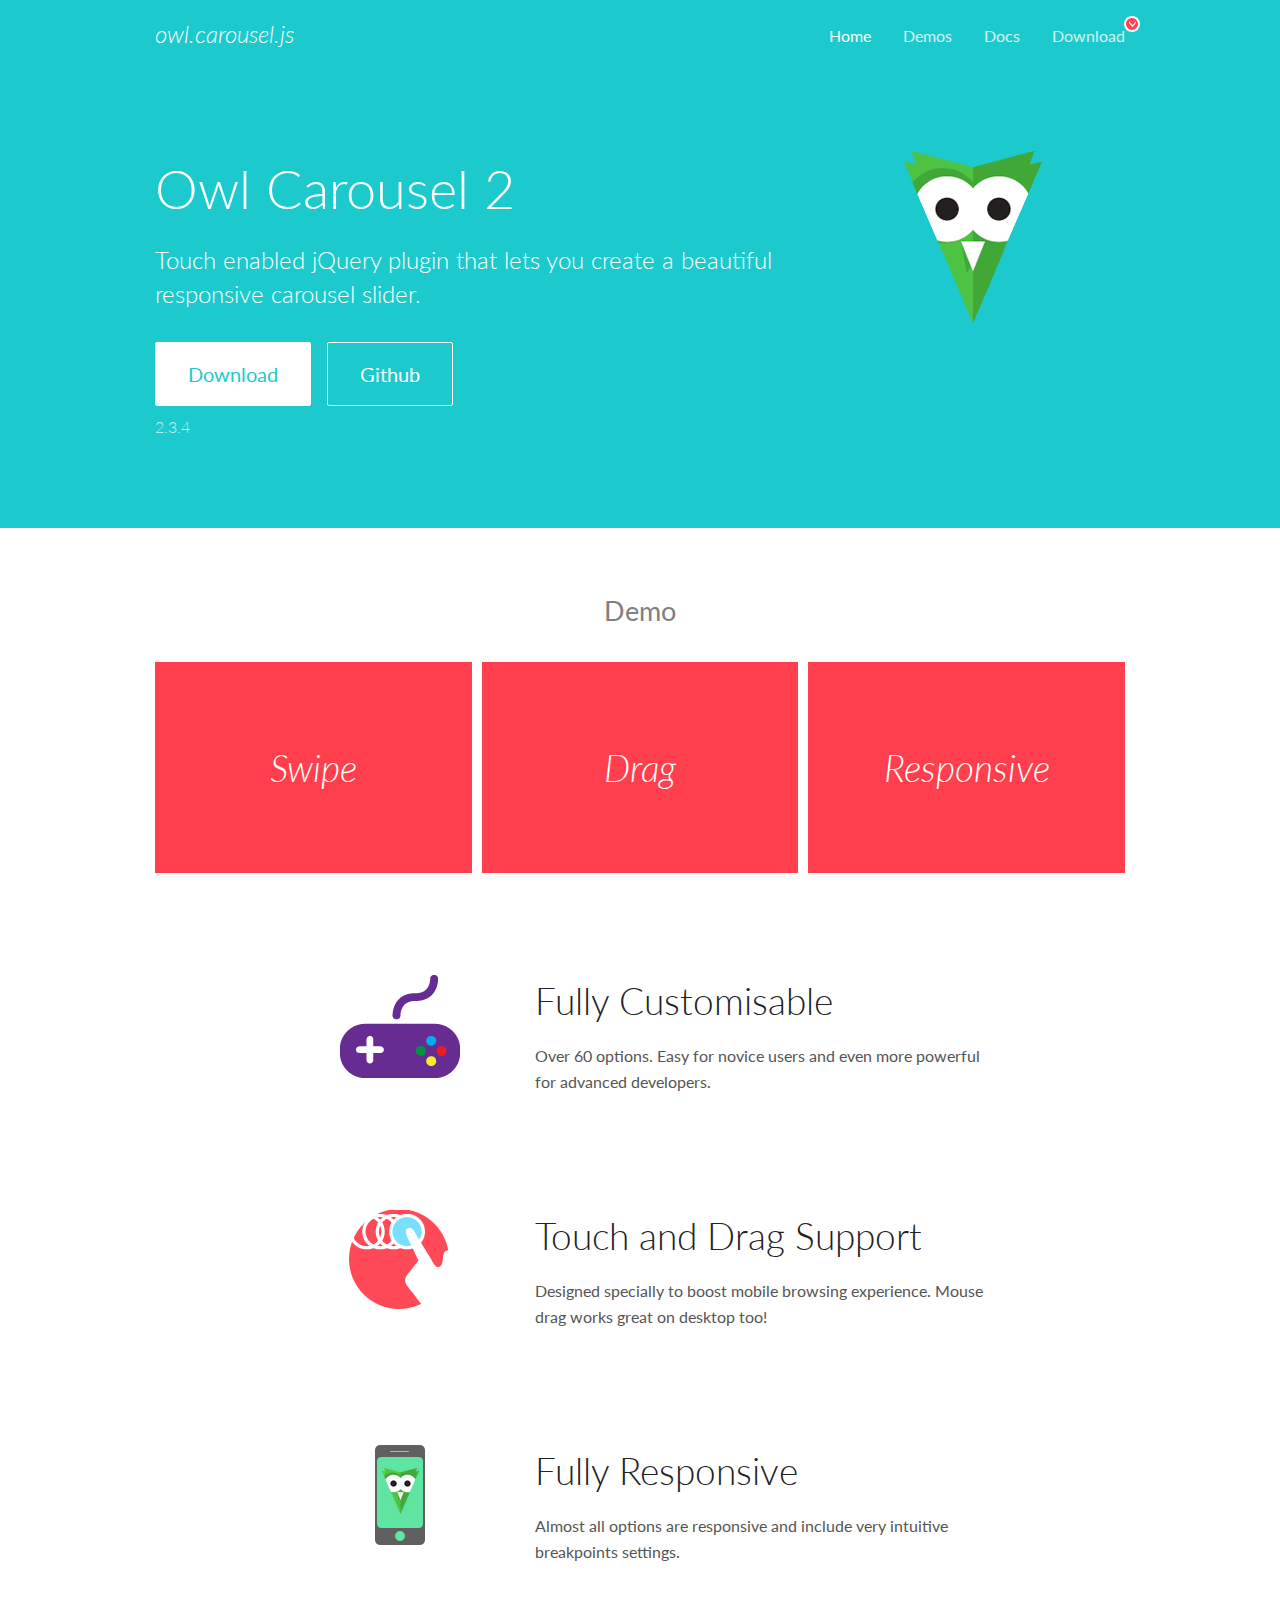
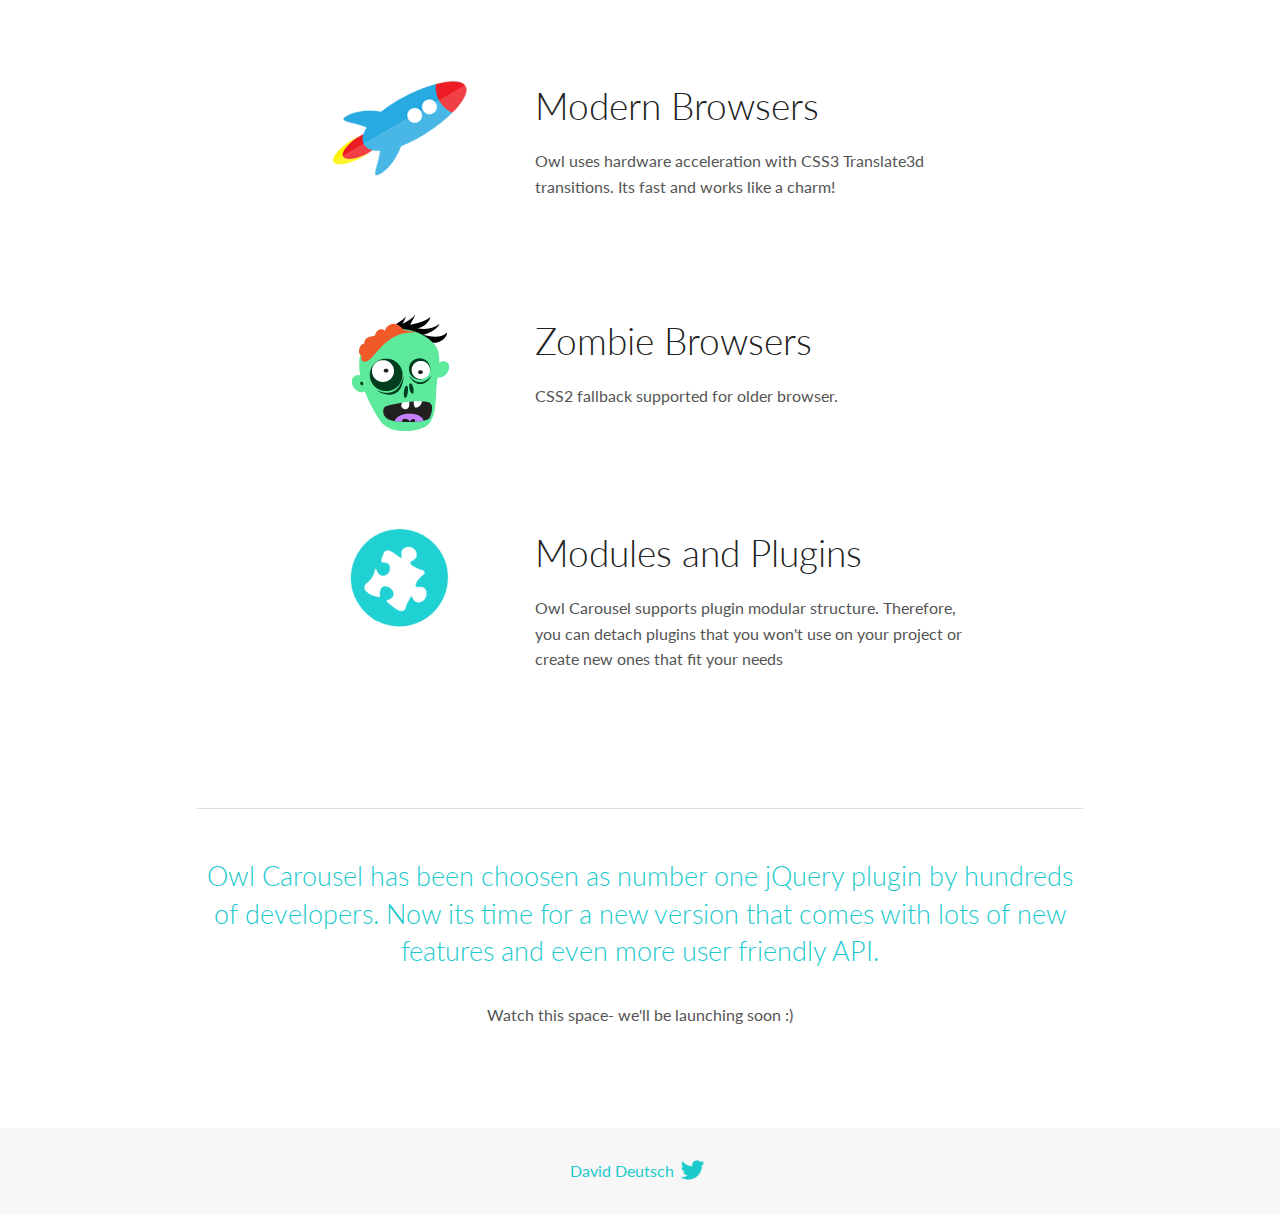
<file: Movie-Front/Plugin/owlCarousel/docs/index.html>
<!DOCTYPE html>
<html lang="en">
  <head>

    <!-- head -->
    <meta charset="utf-8">
    <meta name="msapplication-tap-highlight" content="no" />
    <meta name="viewport" content="width=device-width, initial-scale=1.0" />
    <meta name="description" content="Touch enabled jQuery plugin that lets you create beautiful responsive carousel slider.">
    <meta name="author" content="David Deutsch">
    <title>
      Home | Owl Carousel | 2.3.4
    </title>

    <!-- Stylesheets -->
    <link href='https://fonts.googleapis.com/css?family=Lato:300,400,700,400italic,300italic' rel='stylesheet' type='text/css'>
    <link rel="stylesheet" href="assets/css/docs.theme.min.css">

    <!-- Owl Stylesheets -->
    <link rel="stylesheet" href="assets/owlcarousel/assets/owl.carousel.min.css">
    <link rel="stylesheet" href="assets/owlcarousel/assets/owl.theme.default.min.css">

    <!-- HTML5 shim and Respond.js IE8 support of HTML5 elements and media queries -->

    <!--[if lt IE 9]>
      <script src="https://oss.maxcdn.com/libs/html5shiv/3.7.0/html5shiv.js"></script>
      <script src="https://oss.maxcdn.com/libs/respond.js/1.3.0/respond.min.js"></script>
    <![endif]-->

    <!-- Favicons -->
    <link rel="apple-touch-icon-precomposed" sizes="144x144" href="assets/ico/apple-touch-icon-144-precomposed.png">
    <link rel="shortcut icon" href="assets/ico/favicon.png">
    <link rel="shortcut icon" href="favicon.ico">

    <!-- Yeah i know js should not be in header. Its required for demos.-->

    <!-- javascript -->
    <script src="assets/vendors/jquery.min.js"></script>
    <script src="assets/owlcarousel/owl.carousel.js"></script>
  </head>
  <body>

    <!-- header -->
    <header class="header">
      <div class="row">
        <div class="large-12 columns">
          <div class="brand left">
            <h3>
              <a href="/OwlCarousel2/">owl.carousel.js</a> 
            </h3>
          </div>
          <a id="toggle-nav" class="right">
            <span></span> <span></span> <span></span> 
          </a> 
          <div class="nav-bar">
            <ul class="clearfix">
              <li class="active">
                <a href="/OwlCarousel2/index.html">Home</a> 
              </li>
              <li> <a href="/OwlCarousel2/demos/demos.html">Demos</a>  </li>
              <li> <a href="/OwlCarousel2/docs/started-welcome.html">Docs</a>  </li>
              <li>
                <a href="https://github.com/OwlCarousel2/OwlCarousel2/archive/2.3.4.zip">Download</a> 
                <span class="download"></span> 
              </li>
            </ul>
          </div>
        </div>
      </div>
    </header>

    <!-- home panel -->
    <section id="hero">
      <div class="row">
        <div class="large-8 medium-8 columns">
          <h1>Owl Carousel 2</h1>
          <h4>Touch enabled jQuery plugin that lets you create a beautiful responsive carousel slider.</h4>
          <a href="https://github.com/OwlCarousel2/OwlCarousel2/archive/2.3.4.zip" class="hero-button">Download</a> 
          <a href="https://github.com/OwlCarousel2/OwlCarousel2" class="hero-button outline">Github</a> 
          <p>2.3.4</p>
        </div>
        <div class="large-4 medium-4 columns">
          <img class="owl-logo" src="assets/img/owl-logo.png" alt="mr. Owl">
        </div>
      </div>
    </section>

    <!-- body -->
    <div class="home-demo">
      <div class="row">
        <div class="large-12 columns">
          <h3>Demo</h3>
          <div class="owl-carousel">
            <div class="item">
              <h2>Swipe</h2>
            </div>
            <div class="item">
              <h2>Drag</h2>
            </div>
            <div class="item">
              <h2>Responsive</h2>
            </div>
            <div class="item">
              <h2>CSS3</h2>
            </div>
            <div class="item">
              <h2>Fast</h2>
            </div>
            <div class="item">
              <h2>Easy</h2>
            </div>
            <div class="item">
              <h2>Free</h2>
            </div>
            <div class="item">
              <h2>Upgradable</h2>
            </div>
            <div class="item">
              <h2>Tons of options</h2>
            </div>
            <div class="item">
              <h2>Infinity</h2>
            </div>
            <div class="item">
              <h2>Auto Width</h2>
            </div>
          </div>
        </div>
      </div>
    </div>
    <script>
      var owl = $('.owl-carousel');
      owl.owlCarousel({
        margin: 10,
        loop: true,
        responsive: {
          0: {
            items: 1
          },
          600: {
            items: 2
          },
          1000: {
            items: 3
          }
        }
      })
    </script>

    <!-- features -->
    <div id="features">
      <div class="row">
        <div class="small-12 medium-9 small-centered columns">
          <section class="row feature">
            <div class="medium-4 small-12 columns">
              <img src="assets/img/feature-options.png" alt="">
            </div>
            <div class="medium-8 small-12 columns">
              <h2>Fully Customisable</h2>
              <p>Over 60 options. Easy for novice users and even more powerful for advanced developers.</p>
            </div>
          </section>
          <section class="row feature">
            <div class="medium-4 small-12 columns">
              <img src="assets/img/feature-drag.png" alt="">
            </div>
            <div class="medium-8 small-12 columns">
              <h2>Touch and Drag Support</h2>
              <p>Designed specially to boost mobile browsing experience. Mouse drag works great on desktop too!</p>
            </div>
          </section>
          <section class="row feature">
            <div class="medium-4 small-12 columns">
              <img src="assets/img/feature-responsive.png" alt="">
            </div>
            <div class="medium-8 small-12 columns">
              <h2>Fully Responsive</h2>
              <p>Almost all options are responsive and include very intuitive breakpoints settings.</p>
            </div>
          </section>
          <section class="row feature">
            <div class="medium-4 small-12 columns">
              <img src="assets/img/feature-modern.png" alt="">
            </div>
            <div class="medium-8 small-12 columns">
              <h2>Modern Browsers</h2>
              <p>Owl uses hardware acceleration with CSS3 Translate3d transitions. Its fast and works like a charm! </p>
            </div>
          </section>
          <section class="row feature">
            <div class="medium-4 small-12 columns">
              <img src="assets/img/feature-zombie.png" alt="">
            </div>
            <div class="medium-8 small-12 columns">
              <h2>Zombie Browsers</h2>
              <p>CSS2 fallback supported for older browser.</p>
            </div>
          </section>
          <section class="row feature">
            <div class="medium-4 small-12 columns">
              <img src="assets/img/feature-module.png" alt="">
            </div>
            <div class="medium-8 small-12 columns">
              <h2>Modules and Plugins</h2>
              <p>Owl Carousel supports plugin modular structure. Therefore, you can detach plugins that you won&#x27;t use on your project or create new ones that fit your needs</p>
            </div>
          </section>
        </div>
      </div>
    </div>

    <!-- footer -->
    <section id="teaser-text">
      <div class="row">
        <div class="small-12 medium-11 small-centered columns">
          <hr>
          <h3 id="owl-carousel-has-been-choosen-as-number-one-jquery-plugin-by-hundreds-of-developers-now-its-time-for-a-new-version-that-comes-with-lots-of-new-features-and-even-more-user-friendly-api-">Owl Carousel has been choosen as number one jQuery plugin by hundreds of developers. Now its time for a new version that comes with lots of new features and even more user friendly API.</h3>
          <p>Watch this space- we&#39;ll be launching soon :)</p>
        </div>
      </div>
    </section>

    <!-- footer -->
    <footer class="footer">
      <div class="row">
        <div class="large-12 columns">
          <h5>
            <a href="/OwlCarousel2/docs/support-contact.html">David Deutsch</a> 
            <a id="custom-tweet-button" href="https://twitter.com/share?url=https://github.com/OwlCarousel2/OwlCarousel2&text=Owl Carousel - This is so awesome! " target="_blank"></a> 
          </h5>
        </div>
      </div>
    </footer>

    <!-- vendors -->
    <script src="assets/vendors/highlight.js"></script>
    <script src="assets/js/app.js"></script>
  </body>
</html>
</file>
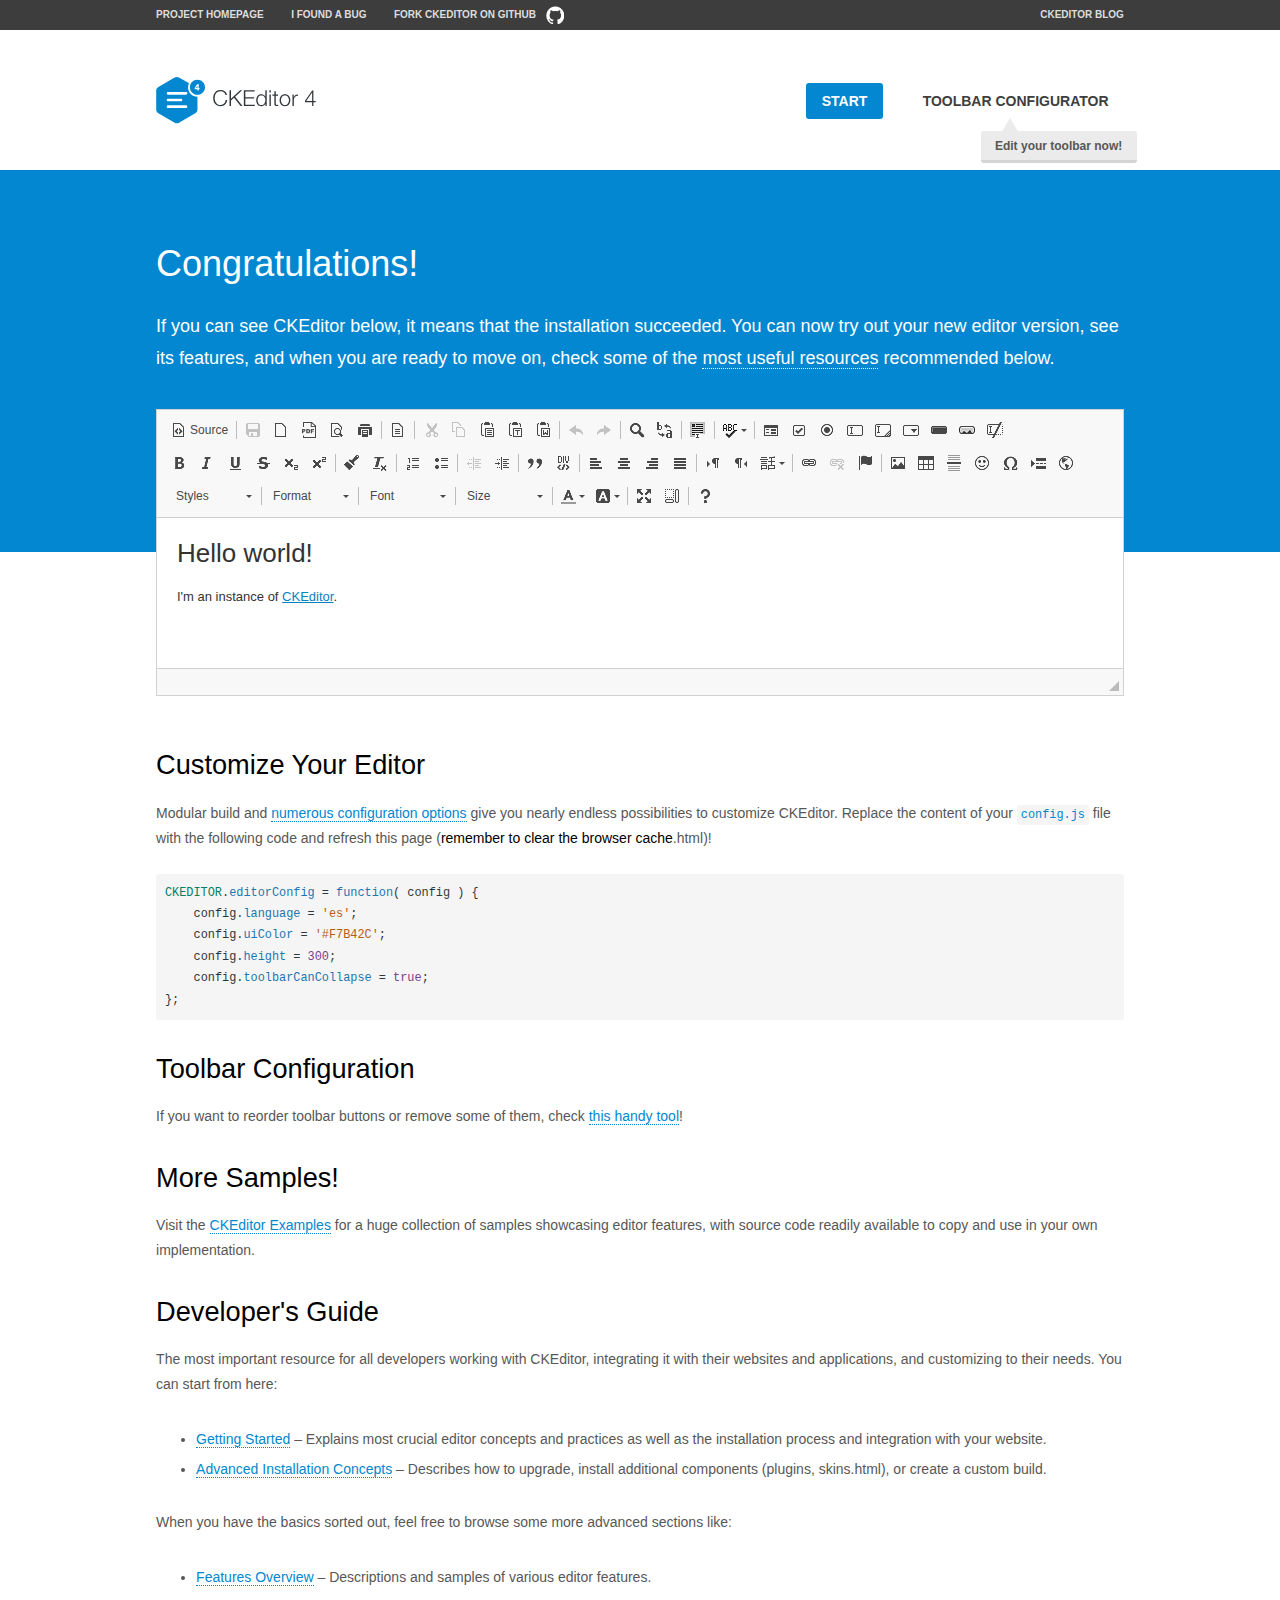
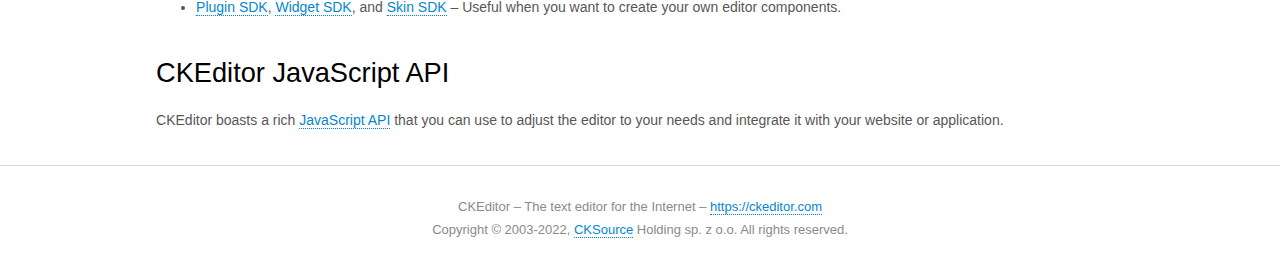
<file: Movie/Movie/wwwroot/ckeditor/samples/index.html>
<!DOCTYPE html>
<!--
Copyright (c) 2003-2022, CKSource Holding sp. z o.o. All rights reserved.
For licensing, see LICENSE.md or https://ckeditor.com/legal/ckeditor-oss-license
-->
<html lang="en">
<head>
	<meta charset="utf-8">
	<title>CKEditor Sample</title>
	<script src="../ckeditor.js"></script>
	<script src="js/sample.js"></script>
	<link rel="stylesheet" href="css/samples.css">
	<link rel="stylesheet" href="toolbarconfigurator/lib/codemirror/neo.css">
	<meta name="viewport" content="width=device-width,initial-scale=1">
	<meta name="description" content="Try the latest sample of CKEditor 4 and learn more about customizing your WYSIWYG editor with endless possibilities.">
</head>
<body id="main">

<nav class="navigation-a">
	<div class="grid-container">
		<ul class="navigation-a-left grid-width-70">
			<li><a href="https://ckeditor.com/ckeditor-4/">Project Homepage</a></li>
			<li><a href="https://github.com/ckeditor/ckeditor4/issues">I found a bug</a></li>
			<li><a href="https://github.com/ckeditor/ckeditor4" class="icon-pos-right icon-navigation-a-github">Fork CKEditor on GitHub</a></li>
		</ul>
		<ul class="navigation-a-right grid-width-30">
			<li><a href="https://ckeditor.com/blog/">CKEditor Blog</a></li>
		</ul>
	</div>
</nav>

<header class="header-a">
	<div class="grid-container">
		<h1 class="header-a-logo grid-width-30">
			<a href="index.html"><img src="img/logo.svg" onerror="this.src='img/logo.png'; this.onerror=null;" alt="CKEditor Sample"></a>
		</h1>

		<nav class="navigation-b grid-width-70">
			<ul>
				<li><a href="index.html" class="button-a button-a-background">Start</a></li>
				<li><a href="toolbarconfigurator/index.html" class="button-a">Toolbar configurator <span class="balloon-a balloon-a-nw">Edit your toolbar now!</span></a></li>
			</ul>
		</nav>
	</div>
</header>

<main>
	<div class="adjoined-top">
		<div class="grid-container">
			<div class="content grid-width-100">
				<h1>Congratulations!</h1>
				<p>
					If you can see CKEditor below, it means that the installation succeeded.
					You can now try out your new editor version, see its features, and when you are ready to move on, check some of the <a href="#sample-customize">most useful resources</a> recommended below.
				</p>
			</div>
		</div>
	</div>
	<div class="adjoined-bottom">
		<div class="grid-container">
			<div class="grid-width-100">
				<div id="editor">
					<h1>Hello world!</h1>
					<p>I'm an instance of <a href="https://ckeditor.com">CKEditor</a>.</p>
				</div>
			</div>
		</div>
	</div>

	<div class="grid-container">
		<div class="content grid-width-100">
			<section id="sample-customize">
				<h2>Customize Your Editor</h2>
				<p>Modular build and <a href="https://ckeditor.com/docs/ckeditor4/latest/guide/dev_configuration.html">numerous configuration options</a> give you nearly endless possibilities to customize CKEditor. Replace the content of your <code><a href="../config.js">config.js</a></code> file with the following code and refresh this page (<strong>remember to clear the browser cache</strong>.html)!</p>
		<pre class="cm-s-neo CodeMirror"><code><span style="padding-right: 0.1px;"><span class="cm-variable">CKEDITOR</span>.<span class="cm-property">editorConfig</span> <span class="cm-operator">=</span> <span class="cm-keyword">function</span>( <span class="cm-def">config</span> ) {</span>
<span style="padding-right: 0.1px;"><span class="cm-tab">	</span><span class="cm-variable-2">config</span>.<span class="cm-property">language</span> <span class="cm-operator">=</span> <span class="cm-string">'es'</span>;</span>
<span style="padding-right: 0.1px;"><span class="cm-tab">	</span><span class="cm-variable-2">config</span>.<span class="cm-property">uiColor</span> <span class="cm-operator">=</span> <span class="cm-string">'#F7B42C'</span>;</span>
<span style="padding-right: 0.1px;"><span class="cm-tab">	</span><span class="cm-variable-2">config</span>.<span class="cm-property">height</span> <span class="cm-operator">=</span> <span class="cm-number">300</span>;</span>
<span style="padding-right: 0.1px;"><span class="cm-tab">	</span><span class="cm-variable-2">config</span>.<span class="cm-property">toolbarCanCollapse</span> <span class="cm-operator">=</span> <span class="cm-atom">true</span>;</span>
<span style="padding-right: 0.1px;">};</span></code></pre>
			</section>

			<section>
				<h2>Toolbar Configuration</h2>
				<p>If you want to reorder toolbar buttons or remove some of them, check <a href="toolbarconfigurator/index.html">this handy tool</a>!</p>
			</section>

			<section>
				<h2>More Samples!</h2>
				<p>Visit the <a href="https://ckeditor.com/docs/ckeditor4/latest/examples/index.html">CKEditor Examples</a> for a huge collection of samples showcasing editor features, with source code readily available to copy and use in your own implementation.</p>
			</section>

			<section>
				<h2>Developer's Guide</h2>
				<p>The most important resource for all developers working with CKEditor, integrating it with their websites and applications, and customizing to their needs. You can start from here:</p>
				<ul>
					<li><a href="https://ckeditor.com/docs/ckeditor4/latest/guide/dev_installation.html">Getting Started</a> &ndash; Explains most crucial editor concepts and practices as well as the installation process and integration with your website.</li>
					<li><a href="https://ckeditor.com/docs/ckeditor4/latest/guide/dev_advanced_installation.html">Advanced Installation Concepts</a> &ndash; Describes how to upgrade, install additional components (plugins, skins.html), or create a custom build.</li>
				</ul>
					<p>When you have the basics sorted out, feel free to browse some more advanced sections like:</p>
				<ul>
					<li><a href="https://ckeditor.com/docs/ckeditor4/latest/features/index.html">Features Overview</a> &ndash; Descriptions and samples of various editor features.</li>
					<li><a href="https://ckeditor.com/docs/ckeditor4/latest/guide/plugin_sdk_intro.html">Plugin SDK</a>, <a href="https://ckeditor.com/docs/ckeditor4/latest/guide/widget_sdk_intro.html">Widget SDK</a>, and <a href="https://ckeditor.com/docs/ckeditor4/latest/guide/skin_sdk_intro.html">Skin SDK</a> &ndash; Useful when you want to create your own editor components.</li>
				</ul>
			</section>

			<section>
				<h2>CKEditor JavaScript API</h2>
				<p>CKEditor boasts a rich <a href="https://ckeditor.com/docs/ckeditor4/latest/api/index.html">JavaScript API</a> that you can use to adjust the editor to your needs and integrate it with your website or application.</p>
			</section>
		</div>
	</div>
</main>

<footer class="footer-a grid-container">
	<div class="grid-container">
		<p class="grid-width-100">
			CKEditor &ndash; The text editor for the Internet &ndash; <a class="samples" href="https://ckeditor.com/">https://ckeditor.com</a>
		</p>
		<p class="grid-width-100" id="copy">
			Copyright &copy; 2003-2022, <a class="samples" href="https://cksource.com/">CKSource</a> Holding sp. z o.o. All rights reserved.
		</p>
	</div>
</footer>
<script>
	initSample();
</script>

</body>
</html>
</file>
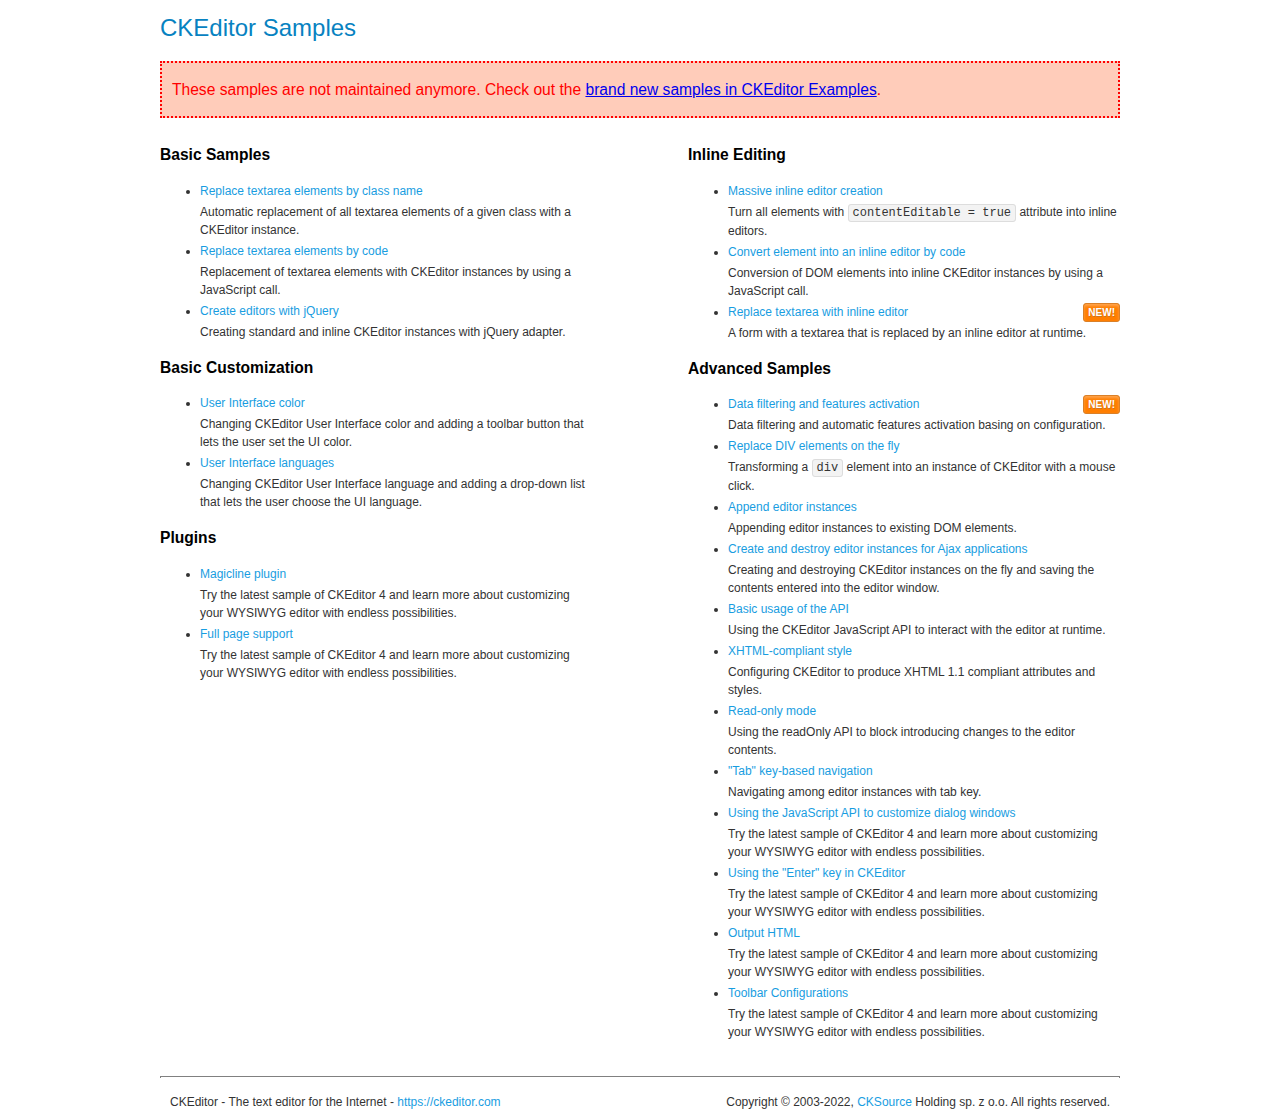
<file: Movie/Movie/wwwroot/ckeditor/samples/old/index.html>
<!DOCTYPE html>
<!--
Copyright (c) 2003-2022, CKSource Holding sp. z o.o. All rights reserved.
For licensing, see LICENSE.md or https://ckeditor.com/legal/ckeditor-oss-license
-->
<html lang="en">
<head>
	<meta charset="utf-8">
	<title>CKEditor Samples</title>
	<link rel="stylesheet" href="sample.css">
	<meta name="description" content="Try the latest sample of CKEditor 4 and learn more about customizing your WYSIWYG editor with endless possibilities.">
</head>
<body>
	<h1 class="samples">
		CKEditor Samples
	</h1>
	<div class="warning deprecated">
		These samples are not maintained anymore. Check out the <a href="https://ckeditor.com/docs/ckeditor4/latest/examples/index.html">brand new samples in CKEditor Examples</a>.
	</div>
	<div class="twoColumns">
		<div class="twoColumnsLeft">
			<h2 class="samples">
				Basic Samples
			</h2>
			<dl class="samples">
				<dt><a class="samples" href="replacebyclass.html">Replace textarea elements by class name</a></dt>
				<dd>Automatic replacement of all textarea elements of a given class with a CKEditor instance.</dd>

				<dt><a class="samples" href="replacebycode.html">Replace textarea elements by code</a></dt>
				<dd>Replacement of textarea elements with CKEditor instances by using a JavaScript call.</dd>

				<dt><a class="samples" href="jquery.html">Create editors with jQuery</a></dt>
				<dd>Creating standard and inline CKEditor instances with jQuery adapter.</dd>
			</dl>

			<h2 class="samples">
				Basic Customization
			</h2>
			<dl class="samples">
				<dt><a class="samples" href="uicolor.html">User Interface color</a></dt>
				<dd>Changing CKEditor User Interface color and adding a toolbar button that lets the user set the UI color.</dd>

				<dt><a class="samples" href="uilanguages.html">User Interface languages</a></dt>
				<dd>Changing CKEditor User Interface language and adding a drop-down list that lets the user choose the UI language.</dd>
			</dl>


			<h2 class="samples">Plugins</h2>
<dl class="samples">
<dt><a class="samples" href="magicline/magicline.html">Magicline plugin</a></dt>
<dd>Try the latest sample of CKEditor 4 and learn more about customizing your WYSIWYG editor with endless possibilities.</dd>

<dt><a class="samples" href="wysiwygarea/fullpage.html">Full page support</a></dt>
<dd>Try the latest sample of CKEditor 4 and learn more about customizing your WYSIWYG editor with endless possibilities.</dd>
</dl>
		</div>
		<div class="twoColumnsRight">
			<h2 class="samples">
				Inline Editing
			</h2>
			<dl class="samples">
				<dt><a class="samples" href="inlineall.html">Massive inline editor creation</a></dt>
				<dd>Turn all elements with <code>contentEditable = true</code> attribute into inline editors.</dd>

				<dt><a class="samples" href="inlinebycode.html">Convert element into an inline editor by code</a></dt>
				<dd>Conversion of DOM elements into inline CKEditor instances by using a JavaScript call.</dd>

				<dt><a class="samples" href="inlinetextarea.html">Replace textarea with inline editor</a> <span class="new">New!</span></dt>
				<dd>A form with a textarea that is replaced by an inline editor at runtime.</dd>

				
			</dl>

			<h2 class="samples">
				Advanced Samples
			</h2>
			<dl class="samples">
				<dt><a class="samples" href="datafiltering.html">Data filtering and features activation</a> <span class="new">New!</span></dt>
				<dd>Data filtering and automatic features activation basing on configuration.</dd>

				<dt><a class="samples" href="divreplace.html">Replace DIV elements on the fly</a></dt>
				<dd>Transforming a <code>div</code> element into an instance of CKEditor with a mouse click.</dd>

				<dt><a class="samples" href="appendto.html">Append editor instances</a></dt>
				<dd>Appending editor instances to existing DOM elements.</dd>

				<dt><a class="samples" href="ajax.html">Create and destroy editor instances for Ajax applications</a></dt>
				<dd>Creating and destroying CKEditor instances on the fly and saving the contents entered into the editor window.</dd>

				<dt><a class="samples" href="api.html">Basic usage of the API</a></dt>
				<dd>Using the CKEditor JavaScript API to interact with the editor at runtime.</dd>

				<dt><a class="samples" href="xhtmlstyle.html">XHTML-compliant style</a></dt>
				<dd>Configuring CKEditor to produce XHTML 1.1 compliant attributes and styles.</dd>

				<dt><a class="samples" href="readonly.html">Read-only mode</a></dt>
				<dd>Using the readOnly API to block introducing changes to the editor contents.</dd>

				<dt><a class="samples" href="tabindex.html">"Tab" key-based navigation</a></dt>
				<dd>Navigating among editor instances with tab key.</dd>


				
<dt><a class="samples" href="dialog/dialog.html">Using the JavaScript API to customize dialog windows</a></dt>
<dd>Try the latest sample of CKEditor 4 and learn more about customizing your WYSIWYG editor with endless possibilities.</dd>

<dt><a class="samples" href="enterkey/enterkey.html">Using the &quot;Enter&quot; key in CKEditor</a></dt>
<dd>Try the latest sample of CKEditor 4 and learn more about customizing your WYSIWYG editor with endless possibilities.</dd>

<dt><a class="samples" href="htmlwriter/outputhtml.html">Output HTML</a></dt>
<dd>Try the latest sample of CKEditor 4 and learn more about customizing your WYSIWYG editor with endless possibilities.</dd>

<dt><a class="samples" href="toolbar/toolbar.html">Toolbar Configurations</a></dt>
<dd>Try the latest sample of CKEditor 4 and learn more about customizing your WYSIWYG editor with endless possibilities.</dd>

			</dl>
		</div>
	</div>
	<div id="footer">
		<hr>
		<p>
			CKEditor - The text editor for the Internet - <a class="samples" href="https://ckeditor.com/">https://ckeditor.com</a>
		</p>
		<p id="copy">
			Copyright &copy; 2003-2022, <a class="samples" href="https://cksource.com/">CKSource</a> Holding sp. z o.o. All rights reserved.
		</p>
	</div>
</body>
</html>
</file>
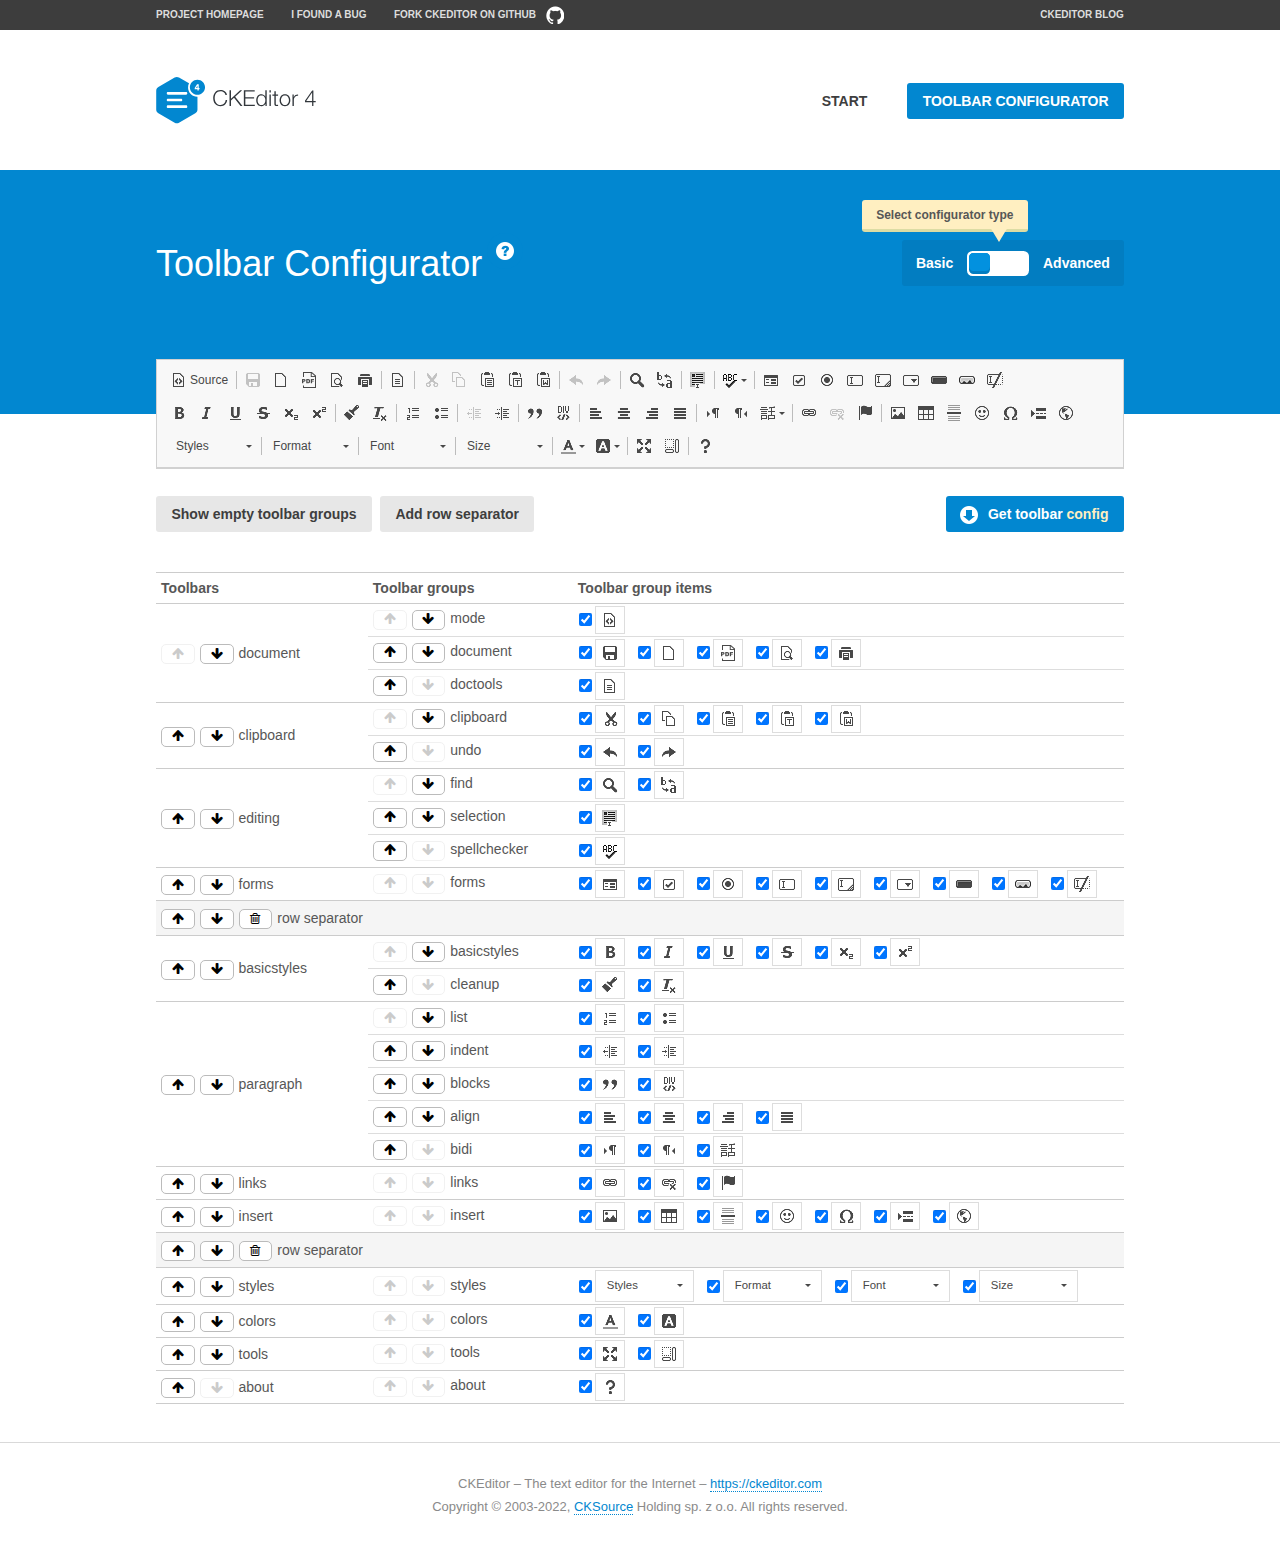
<file: Movie/Movie/wwwroot/ckeditor/samples/toolbarconfigurator/index.html>
<!DOCTYPE html>
<!--
Copyright (c) 2003-2022, CKSource Holding sp. z o.o. All rights reserved.
For licensing, see LICENSE.md or https://ckeditor.com/legal/ckeditor-oss-license
-->
<!--[if IE 8]><html class="ie8"><![endif]-->
<!--[if gt IE 8]><html><![endif]-->
<!--[if !IE]><!--><html lang="en"><!--<![endif]-->
<head>
	<meta charset="utf-8">
	<title>Toolbar Configurator</title>
	<script src="../../ckeditor.js"></script>
	<script>
		if ( CKEDITOR.env.ie && CKEDITOR.env.version < 9 )
			CKEDITOR.tools.enableHtml5Elements( document );
	</script>
	<link rel="stylesheet" href="lib/codemirror/codemirror.css">
	<link rel="stylesheet" href="lib/codemirror/show-hint.css">
	<link rel="stylesheet" href="lib/codemirror/neo.css">
	<link rel="stylesheet" href="css/fontello.css">
	<link rel="stylesheet" href="../css/samples.css">
	<meta name="description" content="Try the latest sample of CKEditor 4 and learn more about customizing your WYSIWYG editor with endless possibilities.">
</head>
<body id="toolbar">

<nav class="navigation-a">
	<div class="grid-container">
		<ul class="navigation-a-left grid-width-70">
			<li><a href="https://ckeditor.com/ckeditor-4/">Project Homepage</a></li>
			<li><a href="https://github.com/ckeditor/ckeditor4/issues">I found a bug</a></li>
			<li><a href="https://github.com/ckeditor/ckeditor4" class="icon-pos-right icon-navigation-a-github">Fork CKEditor on GitHub</a></li>
		</ul>
		<ul class="navigation-a-right grid-width-30">
			<li><a href="https://ckeditor.com/blog/">CKEditor Blog</a></li>
		</ul>
	</div>
</nav>

<header class="header-a">
	<div class="grid-container">
		<h1 class="header-a-logo grid-width-30">
			<a href="../index.html"><img src="../img/logo.svg" onerror="this.src='../img/logo.png'; this.onerror=null;" alt="CKEditor Logo"></a>
		</h1>
		<nav class="navigation-b grid-width-70">
			<ul>
				<li><a href="../index.html"  class="button-a">Start</a></li>
				<li><a href="index.html"  class="button-a button-a-background">Toolbar configurator</a></li>
			</ul>
		</nav>
	</div>
</header>

<main>
	<div class="adjoined-top">
		<div class="grid-container">
			<div class="content grid-width-100">
				<div class="grid-container-nested">
					<h1 class="grid-width-60">
						Toolbar Configurator
						<a href="#help-content" type="button" title="Configurator help" id="help" class="button-a button-a-background button-a-no-text icon-pos-left icon-question-mark">Help</a>
					</h1>

					<div class="grid-width-40 grid-switch-magic">
						<div class="switch">
							<span class="balloon-a balloon-a-se">Select configurator type</span>
							<input type="radio" name="radio" data-num="1" id="radio-basic" />
							<input type="radio" name="radio" data-num="2" id="radio-advanced" />
							<label data-for="1" for="radio-basic">Basic</label>
							<span class="switch-inner">
								<span class="handler"></span>
							</span>
							<label data-for="2" for="radio-advanced">Advanced</label>
						</div>
					</div>
				</div>
			</div>
		</div>
	</div>
	<div class="adjoined-bottom">
		<div class="grid-container">
			<div class="grid-width-100">
				<div class="editors-container">
					<div id="editor-basic"></div>
					<div id="editor-advanced"></div>
				</div>
			</div>
		</div>
	</div>

	<div class="grid-container configurator">
		<div class="content grid-width-100">
			<div class="configurator">
				<div>
					<div id="toolbarModifierWrapper"></div>
				</div>
			</div>
		</div>
	</div>

	<div id="help-content">
		<div class="grid-container">
			<div class="grid-width-100">
				<h2>What Am I Doing Here?</h2>

				<div class="grid-container grid-container-nested">
					<div class="basic">
						<div class="grid-width-50">
							<p>Arrange <a href="https://ckeditor.com/docs/ckeditor4/latest/api/CKEDITOR_config.html#cfg-toolbarGroups">toolbar groups</a>, toggle <a href="https://ckeditor.com/docs/ckeditor4/latest/api/CKEDITOR_config.html#cfg-removeButtons">button visibility</a> according to your needs and get your toolbar configuration.</p>
							<p>You can replace the content of the <a href="../../config.js"><code>config.js</code></a> file with the generated configuration. If you already set some configuration options you will need to merge both configurations.</p>
						</div>
						<div class="grid-width-50">
							<p>Read more about different ways of <a href="https://ckeditor.com/docs/ckeditor4/latest/guide/dev_configuration.html">setting configuration</a> and do not forget about <strong>clearing browser cache</strong>.</p>
							<p>Arranging toolbar groups is the recommended way of configuring the toolbar, but if you need more freedom you can use the <a href="#advanced">advanced configurator</a>.</p>
						</div>
					</div>
					<div class="advanced" style="display: none;">
						<div class="grid-width-50">
							<p>With this code editor you can edit your <a href="https://ckeditor.com/docs/ckeditor4/latest/api/CKEDITOR_config.html#cfg-toolbar">toolbar configuration</a> live.</p>
							<p>You can replace the content of the <a href="../../config.js"><code>config.js</code></a> file with the generated configuration. If you already set some configuration options you will need to merge both configurations.</p>
						</div>
						<div class="grid-width-50">
							<p>Read more about different ways of <a href="https://ckeditor.com/docs/ckeditor4/latest/guide/dev_configuration.html">setting configuration</a> and do not forget about <strong>clearing browser cache</strong>.</p>
						</div>
					</div>
				</div>

				<p class="grid-container grid-container-nested">
					<button type="button" class="help-content-close grid-width-100 button-a button-a-background">Got it. Let's play!</button>
				</p>
			</div>
		</div>
	</div>
</main>

<footer class="footer-a grid-container">
	<p class="grid-width-100">
		CKEditor &ndash; The text editor for the Internet &ndash; <a class="samples" href="https://ckeditor.com/">https://ckeditor.com</a>
	</p>
	<p class="grid-width-100" id="copy">
		Copyright &copy; 2003-2022, <a class="samples" href="https://cksource.com/">CKSource</a> Holding sp. z o.o. All rights reserved.
	</p>
</footer>

<script src="lib/codemirror/codemirror.js"></script>
<script src="lib/codemirror/javascript.js"></script>
<script src="lib/codemirror/show-hint.js"></script>

<script src="js/fulltoolbareditor.js"></script>
<script src="js/abstracttoolbarmodifier.js"></script>
<script src="js/toolbarmodifier.js"></script>
<script src="js/toolbartextmodifier.js"></script>
<script src="../js/sf.js"></script>

<script>
	( function() {
		'use strict';

		var mode = ( window.location.hash.substr( 1 ) === 'advanced' ) ? 'advanced' : 'basic',
			configuratorSection = CKEDITOR.document.findOne( 'main > .grid-container.configurator' ),
			basicInstruction = CKEDITOR.document.findOne( '#help-content .basic' ),
			advancedInstruction = CKEDITOR.document.findOne( '#help-content .advanced' ),

			// Configurator mode switcher.
			modeSwitchBasic = CKEDITOR.document.getById( 'radio-basic' ),
			modeSwitchAdvanced = CKEDITOR.document.getById( 'radio-advanced' );

		// Initial setup
		function updateSwitcher() {
			if ( mode === 'advanced' ) {
				modeSwitchAdvanced.$.checked = true;
			} else {
				modeSwitchBasic.$.checked = true;
			}
		}

		updateSwitcher();

		CKEDITOR.document.getWindow().on( 'hashchange', function( e ) {
			var hash = window.location.hash.substr( 1 );
			if ( !( hash === 'advanced' || hash === 'basic' ) ) {
				return;
			}
			mode = hash;
			onToolbarsDone( mode );
		} );

		CKEDITOR.document.getWindow().on( 'resize', function() {
			updateToolbar( ( mode === 'basic' ? toolbarModifier : toolbarTextModifier )[ 'editorInstance' ] );
		} );

		function onRefresh( modifier ) {
			modifier = modifier || this;

			if ( mode === 'basic' && modifier instanceof ToolbarConfigurator.ToolbarTextModifier ) {
				return;
			}

			// CodeMirror container becomes visible, so we need to refresh and to avoid rendering problems.
			if ( mode === 'advanced' && modifier instanceof ToolbarConfigurator.ToolbarTextModifier ) {
				modifier.codeContainer.refresh();
			}

			updateToolbar( modifier.editorInstance );
		}

		function updateToolbar( editor ) {
			var editorContainer = editor.container;

			// Not always editor is loaded.
			if ( !editorContainer ) {
				return;
			}

			var displayStyle = editorContainer.getStyle( 'display' );

			editorContainer.setStyle( 'display', 'block' );

			var newHeight = editorContainer.getSize( 'height' );

			var newMarginTop = parseInt( editorContainer.getComputedStyle( 'margin-top' ), 10 );
			newMarginTop = ( isNaN( newMarginTop ) ? 0 : Number( newMarginTop ) );

			var newMarginBottom = parseInt( editorContainer.getComputedStyle( 'margin-bottom' ), 10 );
			newMarginBottom = ( isNaN( newMarginBottom ) ? 0 : Number( newMarginBottom ) );

			var result = newHeight + newMarginTop + newMarginBottom;

			editorContainer.setStyle( 'display', displayStyle );

			editor.container.getAscendant( 'div' ).setStyle( 'height', result + 'px' );
		}

		var toolbarModifier = new ToolbarConfigurator.ToolbarModifier( 'editor-basic' );

		var done = 0;
		toolbarModifier.init( onToolbarInit );
		toolbarModifier.onRefresh = onRefresh;

		CKEDITOR.document.getById( 'toolbarModifierWrapper' ).append( toolbarModifier.mainContainer );

		var toolbarTextModifier = new ToolbarConfigurator.ToolbarTextModifier( 'editor-advanced' );
		toolbarTextModifier.init( onToolbarInit );
		toolbarTextModifier.onRefresh = onRefresh;

		function onToolbarInit() {
			if ( ++done === 2 ) {
				onToolbarsDone();

				positionSticky.watch( CKEDITOR.document.findOne( '.toolbar' ), function() {
					return mode === 'advanced';
				} );
			}
		}

		function onToolbarsDone() {
			if ( mode === 'basic' ) {
				toggleModeBasic( false );
			} else {
				toggleModeAdvanced( false );
			}

			updateSwitcher();

			setTimeout( function() {
				CKEDITOR.document.findOne( '.editors-container' ).addClass( 'active' );
				CKEDITOR.document.findOne( '#toolbarModifierWrapper' ).addClass( 'active' );
			}, 200 );
		}

		CKEDITOR.document.getById( 'toolbarModifierWrapper' ).append( toolbarTextModifier.mainContainer );

		function toogleModeSwitch( onElement, offElement, onModifier, offModifier ) {
			onElement.addClass( 'fancy-button-active' );
			offElement.removeClass( 'fancy-button-active' );

			onModifier.showUI();
			offModifier.hideUI();
		}

		function toggleModeBasic( callOnRefresh ) {
			callOnRefresh = ( callOnRefresh !== false );
			mode = 'basic';
			window.location.hash = '#basic';
			toogleModeSwitch( modeSwitchBasic, modeSwitchAdvanced, toolbarModifier, toolbarTextModifier );

			configuratorSection.removeClass( 'freed-width' );
			basicInstruction.show();
			advancedInstruction.hide();

			callOnRefresh && onRefresh( toolbarModifier );
		}

		function toggleModeAdvanced( callOnRefresh ) {
			callOnRefresh = ( callOnRefresh !== false );
			mode = 'advanced';
			window.location.hash = '#advanced';
			toogleModeSwitch( modeSwitchAdvanced, modeSwitchBasic, toolbarTextModifier, toolbarModifier );

			configuratorSection.addClass( 'freed-width' );
			advancedInstruction.show();
			basicInstruction.hide();

			callOnRefresh && onRefresh( toolbarTextModifier );
		}

		modeSwitchBasic.on( 'click', toggleModeBasic );
		modeSwitchAdvanced.on( 'click', toggleModeAdvanced );

		//
		// Position:sticky for the toolbar.
		//

		// Will make elements behave like they were styled with position:sticky.
		var positionSticky = {
			// Store object: {
			// 		element: CKEDITOR.dom.element, // Element which will float.
			// 		placeholder: CKEDITOR.dom.element, // Placeholder which is place to prevent page bounce.
			// 		isFixed: boolean // Whether element float now.
			// }
			watched: [],

			active: [],

			staticContainer: null,

			init: function() {
				var element = CKEDITOR.dom.element.createFromHtml(
					'<div class="staticContainer">' +
						'<div class="grid-container" >' +
							'<div class="grid-width-100">' +
								'<div class="inner"></div>' +
							'</div>' +
						'</div>' +
					'</div>' );

				this.staticContainer = element.findOne( '.inner' );

				CKEDITOR.document.getBody().append( element );
			},

			watch: function( element, preventFunc ) {
				this.watched.push( {
					element: element,
					placeholder: new CKEDITOR.dom.element( 'div' ),
					isFixed: false,
					preventFunc: preventFunc
				} );
			},

			checkAll: function() {
				for ( var i = 0; i < this.watched.length; i++ ) {
					this.check( this.watched[ i ] );
				}
			},

			check: function( element ) {
				var isFixed = element.isFixed;
				var shouldBeFixed = this.shouldBeFixed( element );

				// Nothing to be done.
				if ( isFixed === shouldBeFixed ) {
					return;
				}

				var placeholder = element.placeholder;

				if ( isFixed ) {
					// Unfixing.

					element.element.insertBefore( placeholder );
					placeholder.remove();

					element.element.removeStyle( 'margin' );

					this.active.splice( CKEDITOR.tools.indexOf( this.active, element ), 1 );

				} else {
					// Fixing.
					placeholder.setStyle( 'width', element.element.getSize( 'width' ) + 'px' );
					placeholder.setStyle( 'height', element.element.getSize( 'height' ) + 'px' );
					placeholder.setStyle( 'margin-bottom', element.element.getComputedStyle( 'margin-bottom' ) );
					placeholder.setStyle( 'display', element.element.getComputedStyle( 'display' ) );
					placeholder.insertAfter( element.element );

					this.staticContainer.append( element.element );

					this.active.push( element );
				}

				element.isFixed = !element.isFixed;
			},

			shouldBeFixed: function( element ) {
				if ( element.preventFunc && element.preventFunc() ) {
					return false;
				}

				// If element is already fixed we are checking it's placeholder.
				var related = ( element.isFixed ? element.placeholder : element.element ),
					clientRect = related.$.getBoundingClientRect(),
					staticHeight = this.staticContainer.getSize('height' ),
					elemHeight = element.element.getSize( 'height' );

				if ( element.isFixed ) {
					return ( clientRect.top + elemHeight < staticHeight );
				} else {
					return ( clientRect.top < staticHeight );
				}
			}
		};

		positionSticky.init();

		CKEDITOR.document.getWindow().on( 'scroll',
			CKEDITOR.tools.eventsBuffer( 100, positionSticky.checkAll, positionSticky ).input
		);

		// Make the toolbar sticky.
		positionSticky.watch( CKEDITOR.document.findOne( '.editors-container' ) );

		// Help button and help-content.
		( function() {
			var helpButton = CKEDITOR.document.getById( 'help' ),
				helpContent = CKEDITOR.document.getById( 'help-content' );

			// Don't show help button on IE8 because it's unsupported by Pico Modal.
			if ( CKEDITOR.env.ie && CKEDITOR.env.version == 8 ) {
				helpButton.hide();
			} else {
				// Display help modal when the button is clicked.
				helpButton.on( 'click', function( evt ) {
					SF.modal( {
						// Clone modal content from DOM.
						content: helpContent.getHtml(),

						afterCreate: function( modal ) {
							// Enable modal content button to close the modal.
							new CKEDITOR.dom.element( modal.modalElem() ).findOne( '.help-content-close' ).once( 'click', modal.close );
						}
					} ).show();
				} );
			}
		} )();
	} )();
</script>
</body>
</html>
</file>
<file: Movie/Movie/wwwroot/ckeditor/samples/css/samples.css>
/**
 * @license Copyright (c) 2003-2022, CKSource Holding sp. z o.o. All rights reserved.
 * For licensing, see LICENSE.md or https://ckeditor.com/legal/ckeditor-oss-license
 */
@media (max-width: 900px) {
  .global-is-mobile-hidden {
    display: none !important;
  }
}
article,
aside,
details,
figcaption,
figure,
footer,
header,
hgroup,
main,
menu,
nav,
section {
  display: block;
}
body,
html {
  margin: 0;
  padding: 0;
  font: 16px / 1.8 Arial, 'Helvetica Neue', Helvetica, sans-serif;
  font-weight: 300;
  color: #575757;
}
.grid-width-10 {
  width: 10%;
}
.grid-width-20 {
  width: 20%;
}
.grid-width-30 {
  width: 30%;
}
.grid-width-40 {
  width: 40%;
}
.grid-width-50 {
  width: 50%;
}
.grid-width-60 {
  width: 60%;
}
.grid-width-70 {
  width: 70%;
}
.grid-width-80 {
  width: 80%;
}
.grid-width-90 {
  width: 90%;
}
.grid-width-100 {
  width: 100%;
}
@media (max-width: 900px) {
  .grid-width-10,
  .grid-width-20,
  .grid-width-30,
  .grid-width-40,
  .grid-width-50,
  .grid-width-60,
  .grid-width-70,
  .grid-width-80,
  .grid-width-90,
  .grid-width-100 {
    width: 100%;
  }
}
*[class*="grid-width"] {
  -webkit-box-sizing: border-box;
  -moz-box-sizing: border-box;
  box-sizing: border-box;
  padding-left: 4%;
  padding-right: 4%;
  float: left;
}
*[class*="grid-width"]:after,
.grid-container:after,
*[class*="grid-width"]:before,
.grid-container:before {
  content: '';
  display: block;
  overflow: hidden;
  visibility: hidden;
  font-size: 0;
  line-height: 0;
  width: 0;
  height: 0;
}
*[class*="grid-width"]:after,
.grid-container:after {
  clear: both;
}
.grid-container {
  -webkit-box-sizing: border-box;
  -moz-box-sizing: border-box;
  box-sizing: border-box;
  margin-left: auto;
  margin-right: auto;
}
.grid-container-nested *[class*="grid-width"]:first-child {
  padding-left: 0;
}
.grid-container-nested *[class*="grid-width"]:last-child {
  padding-right: 0;
}
@media (max-width: 900px) {
  .grid-container-nested *[class*="grid-width"]:first-child {
    padding-left: 4%;
  }
  .grid-container-nested *[class*="grid-width"]:last-child {
    padding-right: 4%;
  }
}
.header-a {
  min-height: 140px;
  overflow: hidden;
}
.header-a .header-a-logo {
  margin: 40px 0 0;
}
@media (max-width: 900px) {
  .header-a .header-a-logo {
    text-align: center;
  }
}
.header-a .header-a-logo img {
  border: transparent;
}
.navigation-a {
  height: 30px;
  background: #3D3D3D;
  position: absolute;
  left: 0;
  right: 0;
  top: 0;
  padding: 0;
  overflow: hidden;
}
@media (max-width: 900px) {
  .navigation-a {
    text-align: center;
  }
}
.navigation-a ul {
  list-style: none;
  margin: 0;
  overflow: hidden;
}
.navigation-a ul li,
.navigation-a ul li a {
  display: inline-block;
}
@media (max-width: 900px) {
  .navigation-a ul {
    width: auto;
    text-overflow: ellipsis;
    white-space: nowrap;
    display: inline-block;
    float: none;
  }
  .navigation-a ul:before,
  .navigation-a ul:after {
    display: none;
  }
}
.navigation-a ul.navigation-a-left {
  text-align: left;
}
@media (max-width: 900px) {
  .navigation-a ul.navigation-a-left {
    padding-right: 0;
  }
}
.navigation-a ul.navigation-a-right {
  text-align: right;
}
@media (max-width: 900px) {
  .navigation-a ul.navigation-a-right {
    padding-left: 23px;
  }
}
.navigation-a ul li + li {
  margin-left: 23px;
}
.navigation-a ul li a {
  font-size: 10px;
  font-size: 0.625rem;
  line-height: 18px;
  line-height: 1.13rem;
  line-height: 30px;
  float: left;
  color: #ddd;
  font-weight: bold;
  text-decoration: none;
  text-transform: uppercase;
}
.navigation-a ul li a:hover {
  cursor: pointer;
  color: #fff;
}
.icon-navigation-a-github:before,
.icon-navigation-a-github:after {
  background-image: url("[data-uri]");
}
.navigation-b {
  text-align: right;
  margin: 52px 0 0;
  overflow: visible;
}
@media (max-width: 900px) {
  .navigation-b {
    text-align: center;
    margin-top: 20px;
    padding: 0;
  }
}
.navigation-b ul {
  padding: 0;
  list-style: none;
  margin: 0;
  overflow: visible;
}
.navigation-b ul li,
.navigation-b ul li a {
  display: inline-block;
}
@media (max-width: 900px) {
  .navigation-b ul {
    display: table;
    width: 100%;
    padding-bottom: 1.5em;
  }
}
@media (max-width: 900px) {
  .navigation-b ul li {
    display: table-row;
  }
}
.navigation-b ul li + li {
  margin-left: 20px;
}
@media (max-width: 900px) {
  .navigation-b ul li + li {
    margin-left: 0;
  }
}
.navigation-b ul li a {
  -webkit-box-sizing: border-box;
  -moz-box-sizing: border-box;
  box-sizing: border-box;
  text-transform: uppercase;
  text-decoration: none;
  outline: none;
}
@media (max-width: 900px) {
  .navigation-b ul li a {
    width: 100%;
    -webkit-border-radius: 0;
    -webkit-background-clip: padding-box;
    -moz-border-radius: 0;
    -moz-background-clip: padding;
    border-radius: 0;
    background-clip: padding-box;
  }
}
.footer-a {
  font-size: 13px;
  font-size: 0.8125rem;
  line-height: 23.4px;
  line-height: 1.46rem;
  padding-top: 2.25em;
  padding-bottom: 2.25em;
  overflow: hidden;
  color: #8a8a8a;
}
.footer-a a {
  color: #0287D0;
  text-decoration: none;
  border-bottom: 1px dotted #0287D0;
}
.footer-a a:hover {
  color: #0277b7;
}
.footer-a p {
  margin: 0;
  display: inline-block;
  text-align: center;
}
.content {
  font-size: 14px;
  font-size: 0.875rem;
  line-height: 25.2px;
  line-height: 1.57rem;
  overflow: hidden;
  padding-top: 1.5em;
  padding-bottom: 1.5em;
}
.content p {
  margin: 0.75em 0;
}
.content ul,
.content ol,
.content pre,
.content blockquote,
.content textarea:not([class^="cke"]),
.content .cke {
  margin: 1.875em 0;
}
.content code,
.content kbd {
  -webkit-border-radius: 3px;
  -webkit-background-clip: padding-box;
  -moz-border-radius: 3px;
  -moz-background-clip: padding;
  border-radius: 3px;
  background-clip: padding-box;
  padding: 3px 4px;
}
.content pre,
.content code,
.content kbd,
.content blockquote {
  background: #f5f5f5;
}
.content blockquote,
.content pre {
  background: none;
  border-left: 4px solid #0287D0;
  padding: 1.5em 2.25em;
}
.content p a,
.content ul a,
.content ol a,
.content blockquote a,
.content h1 a,
.content h2 a,
.content h3 a,
.content h4 a,
.content h5 a {
  color: #0287D0;
  text-decoration: none;
  border-bottom: 1px dotted #0287D0;
}
.content p a:hover,
.content ul a:hover,
.content ol a:hover,
.content blockquote a:hover,
.content h1 a:hover,
.content h2 a:hover,
.content h3 a:hover,
.content h4 a:hover,
.content h5 a:hover {
  color: #0277b7;
}
.content h1,
.content h2,
.content h3,
.content h4,
.content h5 {
  color: #000;
  font-weight: 100;
}
.content h1 code,
.content h2 code,
.content h3 code,
.content h4 code,
.content h5 code,
.content h1 kbd,
.content h2 kbd,
.content h3 kbd,
.content h4 kbd,
.content h5 kbd {
  font-size: inherit;
}
.content h1 a.content-heading-anchor,
.content h2 a.content-heading-anchor,
.content h3 a.content-heading-anchor,
.content h4 a.content-heading-anchor,
.content h5 a.content-heading-anchor {
  font-weight: 100;
  vertical-align: middle;
  opacity: 0;
  border: 0;
}
.content h1:hover a.content-heading-anchor,
.content h2:hover a.content-heading-anchor,
.content h3:hover a.content-heading-anchor,
.content h4:hover a.content-heading-anchor,
.content h5:hover a.content-heading-anchor {
  opacity: 1;
}
.content h1:target a,
.content h2:target a,
.content h3:target a,
.content h4:target a,
.content h5:target a {
  -webkit-animation: targetLinkOpacity 0.5s linear alternate;
  -moz-animation: targetLinkOpacity 0.5s linear alternate;
  -o-animation: targetLinkOpacity 0.5s linear alternate;
  animation: targetLinkOpacity 0.5s linear alternate;
  opacity: 1;
}
.content input,
.content select,
.content textarea:not([class^="cke"]) {
  -webkit-border-radius: 3px;
  -webkit-background-clip: padding-box;
  -moz-border-radius: 3px;
  -moz-background-clip: padding;
  border-radius: 3px;
  background-clip: padding-box;
  -webkit-box-shadow: inset 0 1px 1px rgba(0, 0, 0, 0.08);
  -moz-box-shadow: inset 0 1px 1px rgba(0, 0, 0, 0.08);
  box-shadow: inset 0 1px 1px rgba(0, 0, 0, 0.08);
  font: inherit;
  color: inherit;
  border: 1px solid #D9D9D9;
  padding: .2em .5em;
}
.content input:focus,
.content select:focus,
.content textarea:not([class^="cke"]):focus {
  border-color: #66afe9;
  outline: 0;
  -webkit-box-shadow: inset 0 1px 1px rgba(0, 0, 0, 0.08), 0 0 8px #93c6ef;
  -moz-box-shadow: inset 0 1px 1px rgba(0, 0, 0, 0.08), 0 0 8px #93c6ef;
  box-shadow: inset 0 1px 1px rgba(0, 0, 0, 0.08), 0 0 8px #93c6ef;
}
.content abbr {
  border-bottom: 1px dotted #666;
  cursor: pointer;
}
.content blockquote {
  font-style: italic;
  font-family: Georgia, Times, "Times New Roman", serif;
  font-size: 16px;
  font-size: 1rem;
  line-height: 28.8px;
  line-height: 1.8rem;
}
.content em {
  font-style: italic;
}
.content h1 {
  font-size: 36px;
  font-size: 2.25rem;
  line-height: 64.8px;
  line-height: 4.05rem;
  margin: 1.125em 0 0;
}
.content h2 {
  font-size: 27.2px;
  font-size: 1.7rem;
  line-height: 48.96px;
  line-height: 3.06rem;
  margin: 0.9em 0 0;
}
.content h3 {
  font-size: 24px;
  font-size: 1.5rem;
  line-height: 43.2px;
  line-height: 2.7rem;
  font-weight: 500;
  margin: 0.75em 0 0;
}
.content h4 {
  font-size: 19.2px;
  font-size: 1.2rem;
  line-height: 34.56px;
  line-height: 2.16rem;
  font-weight: 500;
  margin: 0.75em 0 0;
}
.content h5 {
  font-size: 17.6px;
  font-size: 1.1rem;
  line-height: 31.68px;
  line-height: 1.98rem;
  font-weight: 500;
  margin: 0.75em 0 0;
}
.content hr {
  border: 0;
  border-top: 4px solid #D9D9D9;
  margin: 1.5em 0;
}
.content input[type="text"] {
  height: 1.8em;
  line-height: 1.8em;
}
.content input[type="button"] {
  -webkit-appearance: button;
  -moz-appearance: button;
  appearance: button;
}
.content kbd {
  font-size: 12px;
  font-size: 0.75rem;
  line-height: 21.6px;
  line-height: 1.35rem;
  font-family: Arial, 'Helvetica Neue', Helvetica, sans-serif;
  padding: 2px 6px;
  -webkit-box-shadow: 0 0 4px #fff inset, 0 2px 0 #D9D9D9;
  -moz-box-shadow: 0 0 4px #fff inset, 0 2px 0 #D9D9D9;
  box-shadow: 0 0 4px #fff inset, 0 2px 0 #D9D9D9;
}
.content p img {
  vertical-align: middle;
}
.content p pre {
  padding: 1.5em;
}
.content pre {
  padding: 0;
  border: 0;
  tab-size: 4;
  -o-tab-size: 4;
  -moz-tab-size: 4;
}
.content pre,
.content code {
  font-size: 11.89px;
  font-size: 0.743rem;
  line-height: 21.4px;
  line-height: 1.34rem;
  font-family: Consolas, Menlo, Monaco, Lucida Console, Liberation Mono, DejaVu Sans Mono, Bitstream Vera Sans Mono, Courier New, monospace, serif;
}
.content pre a,
.content code a {
  border: 0;
}
.content pre code {
  padding: 0.75em;
  display: block;
}
.content strong {
  color: #000;
}
.content ul ul,
.content ol ul,
.content ul ol,
.content ol ol {
  margin: 0.75em 0;
}
.content ul li,
.content ol li {
  font-size: 14px;
  font-size: 0.875rem;
  line-height: 30.24px;
  line-height: 1.89rem;
}
.content textarea:not([class^="cke"]) {
  width: 100%;
}
.content div.todo {
  border: 2px dotted #444;
  padding: 10px;
  margin: 60px 0 10px 0;
  /* Remove me some day */
}
.content div.todo:before {
  content: "TODO";
  font-weight: bold;
}
body a.button-a,
body button.button-a,
body input.button-a {
  -webkit-border-radius: 3px;
  -webkit-background-clip: padding-box;
  -moz-border-radius: 3px;
  -moz-background-clip: padding;
  border-radius: 3px;
  background-clip: padding-box;
  font-size: 14px;
  font-size: 0.875rem;
  line-height: 25.2px;
  line-height: 1.57rem;
  height: 36px;
  line-height: 36px;
  padding: 0 1.1em;
  font-weight: 700;
  color: #3e3e3e;
  white-space: nowrap;
  text-decoration: none;
  display: inline-block;
  cursor: pointer;
  border: 0;
  vertical-align: middle;
  margin: 1px 0;
  background: transparent;
}
body a.button-a.icon-pos-left,
body button.button-a.icon-pos-left,
body input.button-a.icon-pos-left {
  padding-left: .8em;
}
body a.button-a.icon-pos-right,
body button.button-a.icon-pos-right,
body input.button-a.icon-pos-right {
  padding-right: .8em;
}
body a.button-a.button-a-no-text,
body button.button-a.button-a-no-text,
body input.button-a.button-a-no-text {
  -webkit-border-radius: 100px;
  -webkit-background-clip: padding-box;
  -moz-border-radius: 100px;
  -moz-background-clip: padding;
  border-radius: 100px;
  background-clip: padding-box;
  width: 36px;
  padding: 0;
  text-indent: -999px;
  overflow: hidden;
  position: relative;
  text-align: center;
}
body a.button-a.button-a-no-text:before,
body button.button-a.button-a-no-text:before,
body input.button-a.button-a-no-text:before {
  position: absolute;
  left: 50%;
  top: 50%;
  margin: -9px 0 0 -9px;
}
@media (max-width: 900px) {
  body a.button-a.button-a-mobile-collapsed,
  body button.button-a.button-a-mobile-collapsed,
  body input.button-a.button-a-mobile-collapsed {
    -webkit-border-radius: 100px;
    -webkit-background-clip: padding-box;
    -moz-border-radius: 100px;
    -moz-background-clip: padding;
    border-radius: 100px;
    background-clip: padding-box;
    width: 36px;
    padding: 0;
    text-indent: -999px;
    overflow: hidden;
    position: relative;
    text-align: center;
  }
  body a.button-a.button-a-mobile-collapsed:before,
  body button.button-a.button-a-mobile-collapsed:before,
  body input.button-a.button-a-mobile-collapsed:before {
    position: absolute;
    left: 50%;
    top: 50%;
    margin: -9px 0 0 -9px;
  }
  body a.button-a.button-a-mobile-collapsed:before,
  body button.button-a.button-a-mobile-collapsed:before,
  body input.button-a.button-a-mobile-collapsed:before {
    position: absolute;
    left: 50%;
    top: 50%;
    margin: -9px 0 0 -9px;
  }
}
body a.button-a:active,
body button.button-a:active,
body input.button-a:active,
body a.button-a:hover,
body button.button-a:hover,
body input.button-a:hover {
  color: #fff;
  background: #0277b7;
}
body a.button-a:focus,
body button.button-a:focus,
body input.button-a:focus {
  border-color: #66afe9;
  outline: 0;
  -webkit-box-shadow: inset 0 1px 1px rgba(0, 0, 0, 0.075), 0 0 8px #93c6ef;
  -moz-box-shadow: inset 0 1px 1px rgba(0, 0, 0, 0.075), 0 0 8px #93c6ef;
  box-shadow: inset 0 1px 1px rgba(0, 0, 0, 0.075), 0 0 8px #93c6ef;
}
body a.button-a-soft,
body button.button-a-soft,
body input.button-a-soft {
  background: #e7e7e7;
}
body a.button-a-soft:active,
body button.button-a-soft:active,
body input.button-a-soft:active,
body a.button-a-soft:hover,
body button.button-a-soft:hover,
body input.button-a-soft:hover {
  color: #3e3e3e;
  background: #cecece;
}
body a.button-a-background,
body button.button-a-background,
body input.button-a-background,
body a.navigation-b ul li a:hover,
body button.navigation-b ul li a:hover,
body input.navigation-b ul li a:hover {
  color: #fff;
  background: #0287D0;
}
body a.button-a-background:active,
body button.button-a-background:active,
body input.button-a-background:active,
body a.button-a-background:hover,
body button.button-a-background:hover,
body input.button-a-background:hover,
body a.navigation-b ul li a:hover:active,
body button.navigation-b ul li a:hover:active,
body input.navigation-b ul li a:hover:active,
body a.navigation-b ul li a:hover:hover,
body button.navigation-b ul li a:hover:hover,
body input.navigation-b ul li a:hover:hover {
  color: #fff;
  background: #0277b7;
}
.balloon-a {
  font-size: 12px;
  font-size: 0.75rem;
  line-height: 21.6px;
  line-height: 1.35rem;
  -webkit-border-radius: 3px;
  -webkit-background-clip: padding-box;
  -moz-border-radius: 3px;
  -moz-background-clip: padding;
  border-radius: 3px;
  background-clip: padding-box;
  border-bottom: 3px solid #d4d4d4;
  background: #ebebeb;
  display: inline-block;
  white-space: nowrap;
  padding: .4em 1.2em .2em;
  font-weight: 700;
  position: relative;
  z-index: 1000;
  text-transform: none;
  color: #575757;
}
.balloon-a:hover {
  color: #575757;
}
.balloon-a:before {
  content: '';
  width: 0;
  height: 0;
  border-style: solid;
  position: absolute;
}
.balloon-a-ne:before,
.balloon-a-nw:before {
  top: -13px;
  border-width: 0 9px 15.6px 9px;
  border-color: transparent transparent #ebebeb transparent;
}
.balloon-a-se:before,
.balloon-a-sw:before {
  bottom: -13px;
  border-width: 15.6px 9px 0 9px;
  border-color: #ebebeb transparent transparent transparent;
}
.balloon-a-nw:before,
.balloon-a-sw:before {
  left: 20px;
}
.balloon-a-ne:before,
.balloon-a-se:before {
  right: 20px;
}
.icon-pos-left:before,
.icon-pos-right:after {
  content: '';
  display: inline-block;
  width: 18px;
  height: 18px;
  vertical-align: middle;
  background-repeat: no-repeat;
}
.icon-pos-left:before {
  margin-right: 10px;
}
.icon-pos-right:after {
  margin-left: 10px;
}
.icon-download:before,
.icon-download:after {
  background-image: url("[data-uri]");
}
.icon-question-mark:before,
.icon-question-mark:after {
  background-image: url("[data-uri]");
}
.icon-close:before,
.icon-close:after {
  background-image: url("[data-uri]");
}
.ie8 .switch > * {
  vertical-align: middle;
}
.ie8 .switch input[type="radio"] {
  margin: 0 0.25em;
  display: inline-block;
}
.ie8 .switch label {
  margin-left: 0 !important;
  margin-right: 0 !important;
}
.ie8 .switch label[data-for="1"] {
  float: left;
}
.ie8 .switch label[data-for="2"] {
  float: right;
}
.ie8 .switch .switch-inner {
  display: none;
}
.switch {
  font-size: 14px;
  font-size: 0.875rem;
  line-height: 25.2px;
  line-height: 1.57rem;
  font-weight: bold;
  background-color: #0287D0;
  overflow: hidden;
  display: inline-block;
  padding: 0.75em 0.25em;
  color: #fff;
  -webkit-border-radius: 3px;
  -webkit-background-clip: padding-box;
  -moz-border-radius: 3px;
  -moz-background-clip: padding;
  border-radius: 3px;
  background-clip: padding-box;
  position: relative;
}
.switch input[type="radio"] {
  display: none;
}
.switch label {
  position: relative;
  z-index: 2;
  float: left;
  cursor: pointer;
  padding: 0 0.75em;
}
.switch label:hover {
  text-decoration: underline;
}
.switch .switch-inner {
  float: left;
  background-color: #FFF;
  height: 1.5em;
  width: 4.125em;
  padding: 2px;
  margin: 0 0.25em;
  -webkit-border-radius: 5.5px;
  -webkit-background-clip: padding-box;
  -moz-border-radius: 5.5px;
  -moz-background-clip: padding;
  border-radius: 5.5px;
  background-clip: padding-box;
}
.switch .switch-inner .handler {
  overflow: hidden;
  position: relative;
  display: block;
  height: 1.5em;
  width: 1.5em;
  background: #027dc1;
  -webkit-border-radius: 4.5px;
  -webkit-background-clip: padding-box;
  -moz-border-radius: 4.5px;
  -moz-background-clip: padding;
  border-radius: 4.5px;
  background-clip: padding-box;
}
.switch .switch-inner .handler:before {
  content: '';
  display: block;
  position: absolute;
  top: 0;
  right: 0;
  bottom: 3px;
  left: 0;
  background-color: #0291df;
  -webkit-border-bottom-left-radius: 4.5px;
  -moz-border-radius-bottomleft: 4.5px;
  border-bottom-left-radius: 4.5px;
  -webkit-border-bottom-right-radius: 4.5px;
  -webkit-background-clip: padding-box;
  -moz-border-radius-bottomright: 4.5px;
  -moz-background-clip: padding;
  border-bottom-right-radius: 4.5px;
  background-clip: padding-box;
}
.switch:hover .switch-inner .handler:before {
  background: #029ef3;
}
.switch input[data-num="2"]:checked ~ .switch-inner > .handler {
  margin-left: auto;
}
.switch input[data-num="2"]:checked ~ label[data-for="1"] {
  padding-right: 5.125em;
  margin-right: -4.375em;
}
.switch input[data-num="1"]:checked ~ label[data-for="2"] {
  padding-left: 5.125em;
  margin-left: -4.375em;
}
.toggler {
  -webkit-user-select: none;
  -moz-user-select: none;
  -ms-user-select: none;
  user-select: none;
}
.toggler label {
  cursor: pointer;
}
.toggler [data-collapse] {
  display: inherit;
}
.toggler [data-expand] {
  display: none;
}
.toggler.collapsed [data-collapse] {
  display: none;
}
.toggler.collapsed [data-expand] {
  display: inherit;
}
.toggler-container {
  overflow: hidden;
}
.toggler-container.collapsed {
  height: 0;
}
.icon-toggler-expanded:before,
.icon-toggler-collapsed:before,
.icon-toggler-expanded:after,
.icon-toggler-collapsed:after {
  background-image: url("[data-uri]");
}
.icon-toggler-expanded.icon-light:before,
.icon-toggler-collapsed.icon-light:before,
.icon-toggler-expanded.icon-light:after,
.icon-toggler-collapsed.icon-light:after {
  background-image: url("[data-uri]");
}
.icon-toggler-expanded:before,
.icon-toggler-expanded:after {
  background-position: top left;
}
.icon-toggler-collapsed:before,
.icon-toggler-collapsed:after {
  background-position: bottom left;
}
.modal {
  padding: 20px;
  border-radius: 3px;
  background-color: white;
  max-width: 700px;
  -webkit-box-sizing: border-box;
  -moz-box-sizing: border-box;
  box-sizing: border-box;
  width: 80% !important;
  top: 50% !important;
  -webkit-transform: translate(-50%, -50%) !important;
  -moz-transform: translate(-50%, -50%) !important;
  -ms-transform: translate(-50%, -50%) !important;
  -o-transform: translate(-50%, -50%) !important;
  transform: translate(-50%, -50%) !important;
}
.modal-close {
  -webkit-border-radius: 100px;
  -webkit-background-clip: padding-box;
  -moz-border-radius: 100px;
  -moz-background-clip: padding;
  border-radius: 100px;
  background-clip: padding-box;
  cursor: pointer;
  height: 18px;
  width: 18px;
  position: absolute;
  top: 10px;
  right: 10px;
  font-size: 17px;
  text-align: center;
  line-height: 19px;
  background: #cccccc;
}
main .grid-container,
header .grid-container,
.navigation-a > div,
footer > div {
  max-width: 968px;
}
.header-a {
  margin-top: 30px;
}
.footer-a {
  border-top: 1px solid #D9D9D9;
}
.adjoined-top {
  background-color: #0287D0;
  color: #fff;
}
.adjoined-top .content h1,
.adjoined-top .content h2,
.adjoined-top .content h3,
.adjoined-top .content h4,
.adjoined-top .content h5 {
  color: #fff;
}
.adjoined-top .content p {
  font-size: 18px;
  font-size: 1.125rem;
  line-height: 32.4px;
  line-height: 2.02rem;
  font-weight: 100;
}
.adjoined-top .content p a {
  text-decoration: none;
  border-bottom: 1px dotted #fff;
  color: inherit;
}
.adjoined-top .content p a:hover {
  color: #e6e6e6;
}
.adjoined-top .content button {
  color: #fff;
}
.adjoined-top .content strong {
  color: #fff;
}
.adjoined-top .content code {
  font-size: inherit;
  color: #0287D0;
}
.adjoined-bottom {
  position: relative;
}
.adjoined-bottom:before {
  z-index: -1;
  content: '';
  background: #0287D0;
  position: absolute;
  top: 0;
  left: 0;
  right: 0;
  height: 50%;
}
main .grid-container,
header .grid-container,
.navigation-a > div,
footer > div {
  max-width: 1052px;
}
main .grid-container.freed-width {
  max-width: none;
}
.switch {
  background: #027dc1;
  float: right;
  overflow: visible;
}
.switch .balloon-a {
  position: absolute;
  top: -40px;
  right: 50%;
  margin-right: -15px;
  background: #FFEFC1;
  border-bottom-color: #DCDCA4;
}
.switch .balloon-a:before {
  border-color: #FFEFC1 transparent transparent transparent;
}
#toolbar .editors-container {
  overflow: hidden;
  height: 0;
  transition: height 200ms;
}
#toolbar .editors-container.active {
  height: auto;
}
#main #editor {
  background: #FFF;
  padding: 2% 4%;
  border: dashed 5px #0287D0;
}
#main .adjoined-top:before {
  height: 335px;
}
#toolbar .adjoined-top:before {
  height: 219px;
}
#toolbar .adjoined-top .grid-container-nested {
  height: 147px;
}
.content .grid-switch-magic {
  margin: 3.5em 0 0;
}
#info-box {
  padding-bottom: 0;
}
#info-box > div {
  width: 100%;
  text-align: right;
}
#info-box > div .toggler {
  padding-right: 0;
}
#info-box > div .toggler:hover {
  background: transparent;
  color: #000;
}
#info-box > div .toggler:hover > label {
  text-decoration: underline;
}
#info-box > div h2 {
  float: left;
  margin-top: 0;
}
#info-box > div#instructions-container {
  text-align: left;
}
#toolbarModifierWrapper {
  overflow: hidden;
  height: 0;
  opacity: 0;
  transition: height 200ms;
}
#toolbarModifierWrapper.active {
  height: auto;
  opacity: 1;
}
header {
  overflow: visible;
}
header div.grid-container {
  overflow: visible;
}
header .navigation-b {
  overflow: visible;
}
header .navigation-b ul {
  overflow: visible;
}
header .navigation-b a {
  position: relative;
}
header .balloon-a {
  position: absolute;
  top: 48px;
  left: 50%;
  margin-left: -35px;
}
@media (max-width: 1140px) {
  header .balloon-a {
    left: auto;
    margin-left: auto;
    right: 50%;
    margin-right: -35px;
  }
  header .balloon-a:before {
    left: auto;
    right: 22px;
  }
}
@media (max-width: 900px) {
  header .balloon-a {
    display: none;
  }
}
header .header-a-logo img {
  width: 160px;
  height: 60px;
}

#toolbar .cke_toolbar {
  pointer-events: none;
  -webkit-user-select: none;
  -moz-user-select: none;
  -ms-user-select: none;
  user-select: none;
  cursor: default;
}
.some-toolbar-active .cke_toolbar {
  zoom: 1;
  filter: alpha(opacity=50);
  -webkit-opacity: 0.5;
  -moz-opacity: 0.5;
  opacity: 0.5;
}
.cke_toolbar.active {
  position: relative;
  zoom: 1;
  filter: alpha(opacity=100);
  -webkit-opacity: 1;
  -moz-opacity: 1;
  opacity: 1;
}
.cke_toolbar.active:after {
  content: '';
  display: block;
  position: absolute;
  top: 0;
  right: 6px;
  bottom: 5px;
  left: 0;
  -webkit-border-radius: 5px;
  -webkit-background-clip: padding-box;
  -moz-border-radius: 5px;
  -moz-background-clip: padding;
  border-radius: 5px;
  background-clip: padding-box;
  -webkit-box-shadow: 0px 0px 15px 3px #fff4b0;
  -moz-box-shadow: 0px 0px 15px 3px #fff4b0;
  box-shadow: 0px 0px 15px 3px #fff4b0;
}
.cke_toolbar.active .cke_toolgroup {
  -webkit-box-shadow: none;
  -moz-box-shadow: none;
  box-shadow: none;
  border-color: #e3c300;
}
.cke_toolbar.active .cke_combo,
.cke_toolbar.active .cke_toolgroup {
  position: relative;
  z-index: 2;
}
.cke_toolbar.active .cke_combo_button {
  -webkit-box-shadow: none;
  -moz-box-shadow: none;
  box-shadow: none;
}
.unselectable {
  -webkit-user-select: none;
  -moz-user-select: none;
  -ms-user-select: none;
  user-select: none;
}
.toolbar {
  padding: 5px 0;
  margin-bottom: 2.4em;
  overflow: hidden;
  background: #fff;
}
.toolbar button.button-a.cke_button {
  cursor: pointer;
  display: inline-block;
  padding: 4px 6px;
  outline: 0;
  border: 1px solid #a6a6a6;
}
.toolbar button.button-a.hidden {
  display: none;
}
.toolbar button.button-a.left {
  float: left;
  margin-right: 8px;
}
.toolbar button.button-a.right {
  float: right;
  margin-left: 8px;
}
.toolbar button.button-a .highlight {
  color: #ffefc1;
}
.configContainer.hidden,
.toolbarModifier.hidden,
.toolbarModifier-hints.hidden {
  display: none;
}
.toolbarModifier :focus,
.toolbar button:focus,
.configContainer textarea.configCode:focus {
  outline: none;
}
div.toolbarModifier {
  padding: 0;
  overflow: hidden;
  width: 100%;
  position: relative;
  display: table;
  border-collapse: collapse;
}
div.toolbarModifier ::-moz-focus-inner {
  border: 0;
}
div.toolbarModifier .empty {
  display: none;
}
div.toolbarModifier.empty-visible .empty {
  display: table-row;
  zoom: 1;
  filter: alpha(opacity=60);
  -webkit-opacity: 0.6;
  -moz-opacity: 0.6;
  opacity: 0.6;
}
div.toolbarModifier .empty > p {
  line-height: 31px;
}
div.toolbarModifier > ul {
  padding: 0;
  margin: 0;
  border-top: 1px solid #ccc;
  width: 100%;
}
div.toolbarModifier > ul[data-type="table-header"] {
  display: table-header-group;
}
div.toolbarModifier > ul[data-type="table-body"] {
  display: table-row-group;
}
div.toolbarModifier > ul p {
  padding: 0;
  margin: 0;
}
div.toolbarModifier > ul > li {
  display: table-row;
}
div.toolbarModifier > ul > li[data-type="header"] {
  font-weight: bold;
  user-select: none;
  cursor: default;
}
div.toolbarModifier > ul > li[data-type="group"],
div.toolbarModifier > ul > li[data-type="separator"] {
  border-bottom: 1px solid #ccc;
}
div.toolbarModifier > ul > li[data-type="subgroup"] {
  border-top: 1px solid #eee;
}
div.toolbarModifier > ul > li[data-type="subgroup"]:first-child {
  border-top: none;
}
div.toolbarModifier > ul > li[data-type="group"].active,
div.toolbarModifier > ul > li[data-type="group"]:hover,
div.toolbarModifier > ul > li[data-type="separator"].active,
div.toolbarModifier > ul > li[data-type="separator"]:hover {
  overflow: hidden;
  z-index: 2;
}
div.toolbarModifier > ul > li[data-type="group"].active,
div.toolbarModifier > ul > li[data-type="separator"].active,
div.toolbarModifier > ul > li[data-type="group"].active:hover,
div.toolbarModifier > ul > li[data-type="separator"].active:hover {
  background: #f0fafb;
}
div.toolbarModifier > ul > li[data-type="group"]:hover,
div.toolbarModifier > ul > li[data-type="separator"]:hover {
  background: #fffbe3;
}
div.toolbarModifier > ul > li[data-type="separator"] {
  background: #f5f5f5;
}
div.toolbarModifier > ul > li[data-type="separator"]:after {
  content: '';
  width: 100%;
}
div.toolbarModifier > ul > li[data-type="separator"] > p {
  padding: 2px 5px;
}
div.toolbarModifier > ul > li > p,
div.toolbarModifier > ul > li > ul {
  display: table-cell;
  vertical-align: middle;
}
div.toolbarModifier > ul > li p {
  padding-left: 5px;
  min-width: 200px;
}
div.toolbarModifier > ul > li p span {
  white-space: nowrap;
  cursor: default;
}
div.toolbarModifier > ul > li p span button {
  font-size: 12.666px;
  margin-right: 5px;
  cursor: pointer;
  background: #fff;
  -webkit-border-radius: 5px;
  -webkit-background-clip: padding-box;
  -moz-border-radius: 5px;
  -moz-background-clip: padding;
  border-radius: 5px;
  background-clip: padding-box;
  border: 1px solid #bbb;
  padding: 0 7px;
  line-height: 12px;
  height: 20px;
}
div.toolbarModifier > ul > li p span button:not(.disabled):hover,
div.toolbarModifier > ul > li p span button:not(.disabled):focus {
  color: #fff;
  background-color: #454545;
  border-color: transparent;
}
div.toolbarModifier > ul > li p span button.move.disabled {
  cursor: default;
  zoom: 1;
  filter: alpha(opacity=20);
  -webkit-opacity: 0.2;
  -moz-opacity: 0.2;
  opacity: 0.2;
}
div.toolbarModifier > ul > li ul {
  border-collapse: collapse;
  padding: 0;
  width: 100%;
}
div.toolbarModifier > ul > li ul li {
  display: table-row;
  list-style-type: none;
  line-height: 1;
}
div.toolbarModifier > ul > li ul li[data-type="subgroup"] {
  border-top: 1px solid #ddd;
}
div.toolbarModifier > ul > li ul li[data-type="subgroup"]:first-child {
  border-top: 0;
}
div.toolbarModifier > ul > li ul li[data-type="subgroup"] [data-type="button"] {
  -webkit-border-radius: 3px;
  -webkit-background-clip: padding-box;
  -moz-border-radius: 3px;
  -moz-background-clip: padding;
  border-radius: 3px;
  background-clip: padding-box;
  padding: 0 2px;
}
div.toolbarModifier > ul > li ul li[data-type="subgroup"] [data-type="button"]:focus {
  background: rgba(0, 0, 0, 0.04);
}
div.toolbarModifier > ul > li ul li[data-type="subgroup"] [data-type="button"] input {
  vertical-align: middle;
}
div.toolbarModifier > ul > li ul li > p,
div.toolbarModifier > ul > li ul li > ul {
  display: table-cell;
  vertical-align: middle;
}
div.toolbarModifier > ul > li ul li ul {
  padding: 0;
}
div.toolbarModifier > ul > li ul li ul li {
  padding: 0;
  display: inline-block;
  cursor: pointer;
  margin: 2px 5px 2px 0;
}
div.toolbarModifier > ul > li ul li ul li .cke_combo_text {
  cursor: pointer;
  white-space: nowrap;
}
div.toolbarModifier > ul > li ul li ul li .cke_toolgroup,
div.toolbarModifier > ul > li ul li ul li .cke_combo_button {
  cursor: pointer;
  margin: 0;
  vertical-align: middle;
  border: 1px solid #ddd;
  font-size: 11.41px;
  font-size: 0.713rem;
  line-height: 20.54px;
  line-height: 1.28rem;
}
div.toolbarModifier > .codemirror-wrapper {
  overflow-y: auto;
}
div.toolbarModifier-hints {
  float: right;
  width: 350px;
  min-width: 150px;
  overflow-y: auto;
  margin-left: 1.5em;
}
div.toolbarModifier-hints h3 {
  font-size: 18.08px;
  font-size: 1.13rem;
  line-height: 32.54px;
  line-height: 2.03rem;
  padding: 0.36em 1.5em;
  background: #f5f5f5;
  border-bottom: 1px solid #ddd;
  margin-top: 0;
  margin-bottom: 1.2em;
}
div.toolbarModifier-hints dl {
  margin-bottom: 1.2em;
  overflow: hidden;
}
div.toolbarModifier-hints dl .list-header {
  font-weight: bold;
  border: 0;
  padding-bottom: 0.6em;
}
div.toolbarModifier-hints dl > p {
  text-align: center;
}
div.toolbarModifier-hints dl dt {
  float: left;
  width: 9em;
  clear: both;
  text-align: right;
  border-top: 1px solid #ddd;
  padding-left: 1.5em;
  padding-right: .1em;
  -webkit-box-sizing: border-box;
  -moz-box-sizing: border-box;
  box-sizing: border-box;
}
div.toolbarModifier-hints dl dt code {
  background: none;
  border: none;
  vertical-align: middle;
}
div.toolbarModifier-hints dl dd {
  margin-left: 10em;
  clear: right;
  padding-right: 1.5em;
}
div.toolbarModifier-hints dl dd code {
  line-height: 2.2em;
}
div.toolbarModifier-hints dl dd:after {
  content: '\00a0';
  display: block;
  clear: left;
  float: right;
  height: 0;
  width: 0;
}
.toolbarModifier-hints,
.configContainer textarea.configCode,
.CodeMirror {
  -webkit-border-radius: 3px;
  -webkit-background-clip: padding-box;
  -moz-border-radius: 3px;
  -moz-background-clip: padding;
  border-radius: 3px;
  background-clip: padding-box;
  border: 1px solid #ccc;
  font-size: 13.01px;
  font-size: 0.813rem;
  line-height: 23.42px;
  line-height: 1.46rem;
}
.configContainer textarea.configCode,
.CodeMirror pre,
.CodeMirror-linenumber {
  font-size: 13.01px;
  font-size: 0.813rem;
  line-height: 23.42px;
  line-height: 1.46rem;
  font-family: Consolas, Menlo, Monaco, Lucida Console, Liberation Mono, DejaVu Sans Mono, Bitstream Vera Sans Mono, Courier New, monospace, serif;
}
.CodeMirror pre {
  border: none;
  padding: 0;
  margin: 0;
}
.configContainer textarea.configCode {
  -webkit-box-sizing: border-box;
  -moz-box-sizing: border-box;
  box-sizing: border-box;
  color: #575757;
  padding: 10px;
  width: 100%;
  min-height: 500px;
  margin: 0;
  resize: none;
  outline: none;
  -moz-tab-size: 4;
  tab-size: 4;
  white-space: pre;
  word-wrap: normal;
  overflow: auto;
}
.CodeMirror-hints.toolbar-modifier {
  padding: 0;
  color: #575757;
  font-size: 14px;
  font-size: 0.875rem;
  line-height: 25.2px;
  line-height: 1.57rem;
  font-family: Consolas, Menlo, Monaco, Lucida Console, Liberation Mono, DejaVu Sans Mono, Bitstream Vera Sans Mono, Courier New, monospace, serif;
}
.CodeMirror-hints.toolbar-modifier .CodeMirror-hint-active {
  color: #575757;
  background: #f0fafb;
}
.CodeMirror-hints.toolbar-modifier > li:hover {
  background: #fffbe3;
}
/* Text modifier */
#toolbarModifierWrapper {
  margin-bottom: 1.2em;
}
#toolbarModifierWrapper .invalid .CodeMirror {
  background: #fff8f8;
  border-color: red;
}
#toolbarModifierWrapper .CodeMirror {
  height: auto;
  padding: 0 0.6em;
}
.staticContainer {
  position: fixed;
  top: 0;
  width: 100%;
  z-index: 10;
}
.staticContainer > .grid-container {
  max-width: 1052px;
}
.staticContainer > .grid-container .inner {
  background: #fff;
}
.staticContainer > .grid-container .inner .toolbar {
  margin-bottom: 0;
}
#help {
  position: relative;
  top: -15px;
  left: -5px;
}
#help-content {
  display: none;
}
/*# sourceMappingURL=[data-uri] */
</file>
<file: Movie/Movie/wwwroot/ckeditor/samples/toolbarconfigurator/lib/codemirror/neo.css>
/* neo theme for codemirror */

/* Color scheme */

.cm-s-neo.CodeMirror {
  background-color:#ffffff;
  color:#2e383c;
  line-height:1.4375;
}
.cm-s-neo .cm-comment {color:#75787b}
.cm-s-neo .cm-keyword, .cm-s-neo .cm-property {color:#1d75b3}
.cm-s-neo .cm-atom,.cm-s-neo .cm-number {color:#75438a}
.cm-s-neo .cm-node,.cm-s-neo .cm-tag {color:#9c3328}
.cm-s-neo .cm-string {color:#b35e14}
.cm-s-neo .cm-variable,.cm-s-neo .cm-qualifier {color:#047d65}


/* Editor styling */

.cm-s-neo pre {
  padding:0;
}

.cm-s-neo .CodeMirror-gutters {
  border:none;
  border-right:10px solid transparent;
  background-color:transparent;
}

.cm-s-neo .CodeMirror-linenumber {
  padding:0;
  color:#e0e2e5;
}

.cm-s-neo .CodeMirror-guttermarker { color: #1d75b3; }
.cm-s-neo .CodeMirror-guttermarker-subtle { color: #e0e2e5; }
</file>
<file: Movie/Movie/wwwroot/ckeditor/samples/old/sample.css>
/*
Copyright (c) 2003-2022, CKSource Holding sp. z o.o. All rights reserved.
For licensing, see LICENSE.md or https://ckeditor.com/legal/ckeditor-oss-license
*/

html, body, h1, h2, h3, h4, h5, h6, div, span, blockquote, p, address, form, fieldset, img, ul, ol, dl, dt, dd, li, hr, table, td, th, strong, em, sup, sub, dfn, ins, del, q, cite, var, samp, code, kbd, tt, pre
{
	line-height: 1.5;
}

body
{
	padding: 10px 30px;
}

input, textarea, select, option, optgroup, button, td, th
{
	font-size: 100%;
}

pre
{
	-moz-tab-size: 4;
	tab-size: 4;
}

pre, code, kbd, samp, tt
{
	font-family: monospace,monospace;
	font-size: 1em;
}

body {
	width: 960px;
	margin: 0 auto;
}

code
{
	background: #f3f3f3;
	border: 1px solid #ddd;
	padding: 1px 4px;
	border-radius: 3px;
}

abbr
{
	border-bottom: 1px dotted #555;
	cursor: pointer;
}

.new, .beta
{
	text-transform: uppercase;
	font-size: 10px;
	font-weight: bold;
	padding: 1px 4px;
	margin: 0 0 0 5px;
	color: #fff;
	float: right;
	border-radius: 3px;
}

.new
{
	background: #FF7E00;
	border: 1px solid #DA8028;
	text-shadow: 0 1px 0 #C97626;

	box-shadow: 0 2px 3px 0 #FFA54E inset;
}

.beta
{
	background: #18C0DF;
	border: 1px solid #19AAD8;
	text-shadow: 0 1px 0 #048CAD;
	font-style: italic;

	box-shadow: 0 2px 3px 0 #50D4FD inset;
}

h1.samples
{
	color: #0782C1;
	font-size: 200%;
	font-weight: normal;
	margin: 0;
	padding: 0;
}

h1.samples a
{
	color: #0782C1;
	text-decoration: none;
	border-bottom: 1px dotted #0782C1;
}

.samples a:hover
{
	border-bottom: 1px dotted #0782C1;
}

h2.samples
{
	color: #000000;
	font-size: 130%;
	margin: 15px 0 0 0;
	padding: 0;
}

p, blockquote, address, form, pre, dl, h1.samples, h2.samples
{
	margin-bottom: 15px;
}

ul.samples
{
	margin-bottom: 15px;
}

.clear
{
	clear: both;
}

fieldset
{
	margin: 0;
	padding: 10px;
}

body, input, textarea
{
	color: #333333;
	font-family: Arial, Helvetica, sans-serif;
}

body
{
	font-size: 75%;
}

a.samples
{
	color: #189DE1;
	text-decoration: none;
}

form
{
	margin: 0;
	padding: 0;
}

pre.samples
{
	background-color: #F7F7F7;
	border: 1px solid #D7D7D7;
	overflow: auto;
	padding: 0.25em;
	white-space: pre-wrap; /* CSS 2.1 */
	word-wrap: break-word; /* IE7 */
}

#footer
{
	clear: both;
	padding-top: 10px;
}

#footer hr
{
	margin: 10px 0 15px 0;
	height: 1px;
	border: solid 1px gray;
	border-bottom: none;
}

#footer p
{
	margin: 0 10px 10px 10px;
	float: left;
}

#footer #copy
{
	float: right;
}

#outputSample
{
	width: 100%;
	table-layout: fixed;
}

#outputSample thead th
{
	color: #dddddd;
	background-color: #999999;
	padding: 4px;
	white-space: nowrap;
}

#outputSample tbody th
{
	vertical-align: top;
	text-align: left;
}

#outputSample pre
{
	margin: 0;
	padding: 0;
}

.description
{
	border: 1px dotted #B7B7B7;
	margin-bottom: 10px;
	padding: 10px 10px 0;
	overflow: hidden;
}

label
{
	display: block;
	margin-bottom: 6px;
}

/**
 *	CKEditor editables are automatically set with the "cke_editable" class
 *	plus cke_editable_(inline|themed) depending on the editor type.
 */

/* Style a bit the inline editables. */
.cke_editable.cke_editable_inline
{
	cursor: pointer;
}

/* Once an editable element gets focused, the "cke_focus" class is
   added to it, so we can style it differently. */
.cke_editable.cke_editable_inline.cke_focus
{
	box-shadow: inset 0px 0px 20px 3px #ddd, inset 0 0 1px #000;
	outline: none;
	background: #eee;
	cursor: text;
}

/* Avoid pre-formatted overflows inline editable. */
.cke_editable_inline pre
{
	white-space: pre-wrap;
	word-wrap: break-word;
}

/**
 *	Samples index styles.
 */

.twoColumns,
.twoColumnsLeft,
.twoColumnsRight
{
	overflow: hidden;
}

.twoColumnsLeft,
.twoColumnsRight
{
	width: 45%;
}

.twoColumnsLeft
{
	float: left;
}

.twoColumnsRight
{
	float: right;
}

dl.samples
{
	padding: 0 0 0 40px;
}
dl.samples > dt
{
	display: list-item;
	list-style-type: disc;
	list-style-position: outside;
	margin: 0 0 3px;
}
dl.samples > dd
{
	margin: 0 0 3px;
}
.warning
{
	color: #ff0000;
	background-color: #FFCCBA;
	border: 2px dotted #ff0000;
	padding: 15px 10px;
	margin: 10px 0;
}

.warning.deprecated {
	font-size: 1.3em;
}

/* Used on inline samples */

blockquote
{
	font-style: italic;
	font-family: Georgia, Times, "Times New Roman", serif;
	padding: 2px 0;
	border-style: solid;
	border-color: #ccc;
	border-width: 0;
}

.cke_contents_ltr blockquote
{
	padding-left: 20px;
	padding-right: 8px;
	border-left-width: 5px;
}

.cke_contents_rtl blockquote
{
	padding-left: 8px;
	padding-right: 20px;
	border-right-width: 5px;
}

img.right {
	border: 1px solid #ccc;
	float: right;
	margin-left: 15px;
	padding: 5px;
}

img.left {
	border: 1px solid #ccc;
	float: left;
	margin-right: 15px;
	padding: 5px;
}

.marker
{
	background-color: Yellow;
}
</file>
<file: Movie/Movie/wwwroot/ckeditor/samples/toolbarconfigurator/lib/codemirror/codemirror.css>
/* BASICS */

.CodeMirror {
  /* Set height, width, borders, and global font properties here */
  font-family: monospace;
  height: 300px;
  color: black;
}

/* PADDING */

.CodeMirror-lines {
  padding: 4px 0; /* Vertical padding around content */
}
.CodeMirror pre {
  padding: 0 4px; /* Horizontal padding of content */
}

.CodeMirror-scrollbar-filler, .CodeMirror-gutter-filler {
  background-color: white; /* The little square between H and V scrollbars */
}

/* GUTTER */

.CodeMirror-gutters {
  border-right: 1px solid #ddd;
  background-color: #f7f7f7;
  white-space: nowrap;
}
.CodeMirror-linenumbers {}
.CodeMirror-linenumber {
  padding: 0 3px 0 5px;
  min-width: 20px;
  text-align: right;
  color: #999;
  white-space: nowrap;
}

.CodeMirror-guttermarker { color: black; }
.CodeMirror-guttermarker-subtle { color: #999; }

/* CURSOR */

.CodeMirror div.CodeMirror-cursor {
  border-left: 1px solid black;
}
/* Shown when moving in bi-directional text */
.CodeMirror div.CodeMirror-secondarycursor {
  border-left: 1px solid silver;
}
.CodeMirror.cm-fat-cursor div.CodeMirror-cursor {
  width: auto;
  border: 0;
  background: #7e7;
}
.CodeMirror.cm-fat-cursor div.CodeMirror-cursors {
  z-index: 1;
}

.cm-animate-fat-cursor {
  width: auto;
  border: 0;
  -webkit-animation: blink 1.06s steps(1) infinite;
  -moz-animation: blink 1.06s steps(1) infinite;
  animation: blink 1.06s steps(1) infinite;
}
@-moz-keyframes blink {
  0% { background: #7e7; }
  50% { background: none; }
  100% { background: #7e7; }
}
@-webkit-keyframes blink {
  0% { background: #7e7; }
  50% { background: none; }
  100% { background: #7e7; }
}
@keyframes blink {
  0% { background: #7e7; }
  50% { background: none; }
  100% { background: #7e7; }
}

/* Can style cursor different in overwrite (non-insert) mode */
div.CodeMirror-overwrite div.CodeMirror-cursor {}

.cm-tab { display: inline-block; text-decoration: inherit; }

.CodeMirror-ruler {
  border-left: 1px solid #ccc;
  position: absolute;
}

/* DEFAULT THEME */

.cm-s-default .cm-keyword {color: #708;}
.cm-s-default .cm-atom {color: #219;}
.cm-s-default .cm-number {color: #164;}
.cm-s-default .cm-def {color: #00f;}
.cm-s-default .cm-variable,
.cm-s-default .cm-punctuation,
.cm-s-default .cm-property,
.cm-s-default .cm-operator {}
.cm-s-default .cm-variable-2 {color: #05a;}
.cm-s-default .cm-variable-3 {color: #085;}
.cm-s-default .cm-comment {color: #a50;}
.cm-s-default .cm-string {color: #a11;}
.cm-s-default .cm-string-2 {color: #f50;}
.cm-s-default .cm-meta {color: #555;}
.cm-s-default .cm-qualifier {color: #555;}
.cm-s-default .cm-builtin {color: #30a;}
.cm-s-default .cm-bracket {color: #997;}
.cm-s-default .cm-tag {color: #170;}
.cm-s-default .cm-attribute {color: #00c;}
.cm-s-default .cm-header {color: blue;}
.cm-s-default .cm-quote {color: #090;}
.cm-s-default .cm-hr {color: #999;}
.cm-s-default .cm-link {color: #00c;}

.cm-negative {color: #d44;}
.cm-positive {color: #292;}
.cm-header, .cm-strong {font-weight: bold;}
.cm-em {font-style: italic;}
.cm-link {text-decoration: underline;}
.cm-strikethrough {text-decoration: line-through;}

.cm-s-default .cm-error {color: #f00;}
.cm-invalidchar {color: #f00;}

.CodeMirror-composing { border-bottom: 2px solid; }

/* Default styles for common addons */

div.CodeMirror span.CodeMirror-matchingbracket {color: #0f0;}
div.CodeMirror span.CodeMirror-nonmatchingbracket {color: #f22;}
.CodeMirror-matchingtag { background: rgba(255, 150, 0, .3); }
.CodeMirror-activeline-background {background: #e8f2ff;}

/* STOP */

/* The rest of this file contains styles related to the mechanics of
   the editor. You probably shouldn't touch them. */

.CodeMirror {
  position: relative;
  overflow: hidden;
  background: white;
}

.CodeMirror-scroll {
  overflow: scroll !important; /* Things will break if this is overridden */
  /* 30px is the magic margin used to hide the element's real scrollbars */
  /* See overflow: hidden in .CodeMirror */
  margin-bottom: -30px; margin-right: -30px;
  padding-bottom: 30px;
  height: 100%;
  outline: none; /* Prevent dragging from highlighting the element */
  position: relative;
}
.CodeMirror-sizer {
  position: relative;
  border-right: 30px solid transparent;
}

/* The fake, visible scrollbars. Used to force redraw during scrolling
   before actuall scrolling happens, thus preventing shaking and
   flickering artifacts. */
.CodeMirror-vscrollbar, .CodeMirror-hscrollbar, .CodeMirror-scrollbar-filler, .CodeMirror-gutter-filler {
  position: absolute;
  z-index: 6;
  display: none;
}
.CodeMirror-vscrollbar {
  right: 0; top: 0;
  overflow-x: hidden;
  overflow-y: scroll;
}
.CodeMirror-hscrollbar {
  bottom: 0; left: 0;
  overflow-y: hidden;
  overflow-x: scroll;
}
.CodeMirror-scrollbar-filler {
  right: 0; bottom: 0;
}
.CodeMirror-gutter-filler {
  left: 0; bottom: 0;
}

.CodeMirror-gutters {
  position: absolute; left: 0; top: 0;
  z-index: 3;
}
.CodeMirror-gutter {
  white-space: normal;
  height: 100%;
  display: inline-block;
  margin-bottom: -30px;
  /* Hack to make IE7 behave */
  *zoom:1;
  *display:inline;
}
.CodeMirror-gutter-wrapper {
  position: absolute;
  z-index: 4;
  height: 100%;
}
.CodeMirror-gutter-elt {
  position: absolute;
  cursor: default;
  z-index: 4;
}
.CodeMirror-gutter-wrapper {
  -webkit-user-select: none;
  -moz-user-select: none;
  user-select: none;
}

.CodeMirror-lines {
  cursor: text;
  min-height: 1px; /* prevents collapsing before first draw */
}
.CodeMirror pre {
  /* Reset some styles that the rest of the page might have set */
  -moz-border-radius: 0; -webkit-border-radius: 0; border-radius: 0;
  border-width: 0;
  background: transparent;
  font-family: inherit;
  font-size: inherit;
  margin: 0;
  white-space: pre;
  word-wrap: normal;
  line-height: inherit;
  color: inherit;
  z-index: 2;
  position: relative;
  overflow: visible;
  -webkit-tap-highlight-color: transparent;
}
.CodeMirror-wrap pre {
  word-wrap: break-word;
  white-space: pre-wrap;
  word-break: normal;
}

.CodeMirror-linebackground {
  position: absolute;
  left: 0; right: 0; top: 0; bottom: 0;
  z-index: 0;
}

.CodeMirror-linewidget {
  position: relative;
  z-index: 2;
  overflow: auto;
}

.CodeMirror-widget {}

.CodeMirror-code {
  outline: none;
}

/* Force content-box sizing for the elements where we expect it */
.CodeMirror-scroll,
.CodeMirror-sizer,
.CodeMirror-gutter,
.CodeMirror-gutters,
.CodeMirror-linenumber {
  -moz-box-sizing: content-box;
  box-sizing: content-box;
}

.CodeMirror-measure {
  position: absolute;
  width: 100%;
  height: 0;
  overflow: hidden;
  visibility: hidden;
}
.CodeMirror-measure pre { position: static; }

.CodeMirror div.CodeMirror-cursor {
  position: absolute;
  border-right: none;
  width: 0;
}

div.CodeMirror-cursors {
  visibility: hidden;
  position: relative;
  z-index: 3;
}
.CodeMirror-focused div.CodeMirror-cursors {
  visibility: visible;
}

.CodeMirror-selected { background: #d9d9d9; }
.CodeMirror-focused .CodeMirror-selected { background: #d7d4f0; }
.CodeMirror-crosshair { cursor: crosshair; }
.CodeMirror ::selection { background: #d7d4f0; }
.CodeMirror ::-moz-selection { background: #d7d4f0; }

.cm-searching {
  background: #ffa;
  background: rgba(255, 255, 0, .4);
}

/* IE7 hack to prevent it from returning funny offsetTops on the spans */
.CodeMirror span { *vertical-align: text-bottom; }

/* Used to force a border model for a node */
.cm-force-border { padding-right: .1px; }

@media print {
  /* Hide the cursor when printing */
  .CodeMirror div.CodeMirror-cursors {
    visibility: hidden;
  }
}

/* See issue #2901 */
.cm-tab-wrap-hack:after { content: ''; }

/* Help users use markselection to safely style text background */
span.CodeMirror-selectedtext { background: none; }
</file>
<file: Movie/Movie/wwwroot/ckeditor/samples/toolbarconfigurator/lib/codemirror/show-hint.css>
.CodeMirror-hints {
  position: absolute;
  z-index: 10;
  overflow: hidden;
  list-style: none;

  margin: 0;
  padding: 2px;

  -webkit-box-shadow: 2px 3px 5px rgba(0,0,0,.2);
  -moz-box-shadow: 2px 3px 5px rgba(0,0,0,.2);
  box-shadow: 2px 3px 5px rgba(0,0,0,.2);
  border-radius: 3px;
  border: 1px solid silver;

  background: white;
  font-size: 90%;
  font-family: monospace;

  max-height: 20em;
  overflow-y: auto;
}

.CodeMirror-hint {
  margin: 0;
  padding: 0 4px;
  border-radius: 2px;
  max-width: 19em;
  overflow: hidden;
  white-space: pre;
  color: black;
  cursor: pointer;
}

li.CodeMirror-hint-active {
  background: #08f;
  color: white;
}
</file>
<file: Movie/Movie/wwwroot/ckeditor/samples/toolbarconfigurator/css/fontello.css>
@font-face {
  font-family: 'fontello';
  src: url('../font/fontello.eot?89024372');
  src: url('../font/fontello.eot?89024372#iefix') format('embedded-opentype'),
       url('../font/fontello.woff?89024372') format('woff'),
       url('../font/fontello.ttf?89024372') format('truetype'),
       url('../font/fontello.svg?89024372#fontello') format('svg');
  font-weight: normal;
  font-style: normal;
}
/* Chrome hack: SVG is rendered more smooth in Windozze. 100% magic, uncomment if you need it. */
/* Note, that will break hinting! In other OS-es font will be not as sharp as it could be */
/*
@media screen and (-webkit-min-device-pixel-ratio:0) {
  @font-face {
    font-family: 'fontello';
    src: url('../font/fontello.svg?89024372#fontello') format('svg');
  }
}
*/

 [class^="icon-"]:before, [class*=" icon-"]:before {
  font-family: "fontello";
  font-style: normal;
  font-weight: normal;
  speak: none;

  display: inline-block;
  text-decoration: inherit;
  width: 1em;
  margin-right: .2em;
  text-align: center;
  /* opacity: .8; */

  /* For safety - reset parent styles, that can break glyph codes*/
  font-variant: normal;
  text-transform: none;

  /* fix buttons height, for twitter bootstrap */
  line-height: 1em;

  /* Animation center compensation - margins should be symmetric */
  /* remove if not needed */
  margin-left: .2em;

  /* you can be more comfortable with increased icons size */
  /* font-size: 120%; */

  /* Uncomment for 3D effect */
  /* text-shadow: 1px 1px 1px rgba(127, 127, 127, 0.3); */
}

.icon-trash:before { content: '\e802'; } /* '' */
.icon-down-big:before { content: '\e800'; } /* '' */
.icon-up-big:before { content: '\e801'; } /* '' */
</file>
